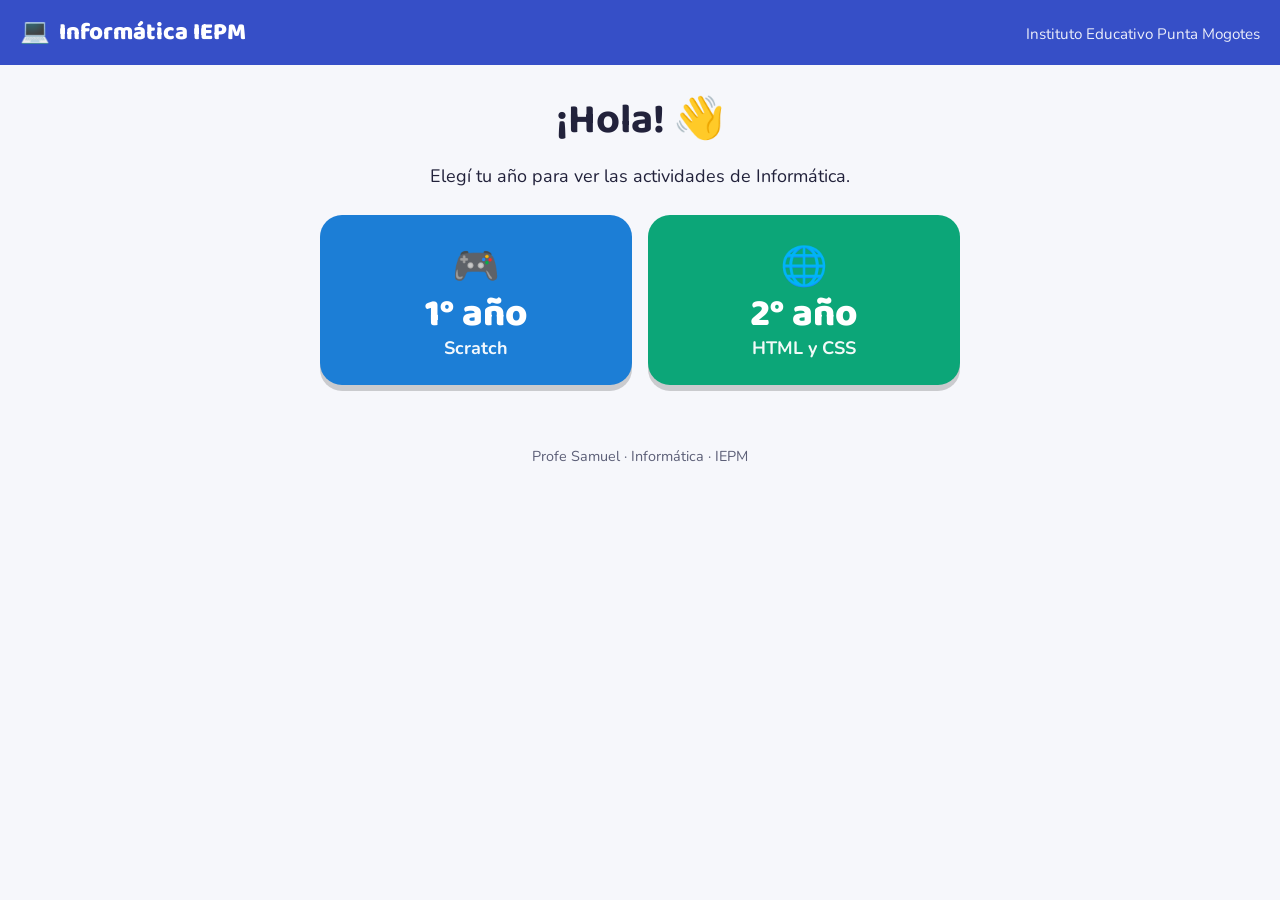
<file: index.html>
<!doctype html>
<html lang="es">
<head>
<meta charset="utf-8">
<meta name="viewport" content="width=device-width, initial-scale=1">
<title>Inicio · Informática IEPM</title>
<link rel="preconnect" href="https://fonts.googleapis.com">
<link href="https://fonts.googleapis.com/css2?family=Baloo+2:wght@500;700;800&family=Nunito:wght@400;600;800&display=swap" rel="stylesheet">
<link rel="stylesheet" href="style.css">
</head>
<body style="--c:#364fc7">
<header class="top">
  <a class="marca" href="index.html"><span class="logo">💻</span> Informática IEPM</a>
  <span class="sub">Instituto Educativo Punta Mogotes</span>
</header>
<main>

<div class="bienvenida"><h1>¡Hola! 👋</h1><p>Elegí tu año para ver las actividades de Informática.</p></div><div class="grados g2"><a class="card" href="anio-1.html" style="--c:#1c7ed6"><span class="emoji">🎮</span><span class="g">1° año</span><span class="s">Scratch</span></a><a class="card" href="anio-2.html" style="--c:#0ca678"><span class="emoji">🌐</span><span class="g">2° año</span><span class="s">HTML y CSS</span></a></div>
</main>
<footer>Profe Samuel · Informática · IEPM</footer>
</body>
</html>
</file>
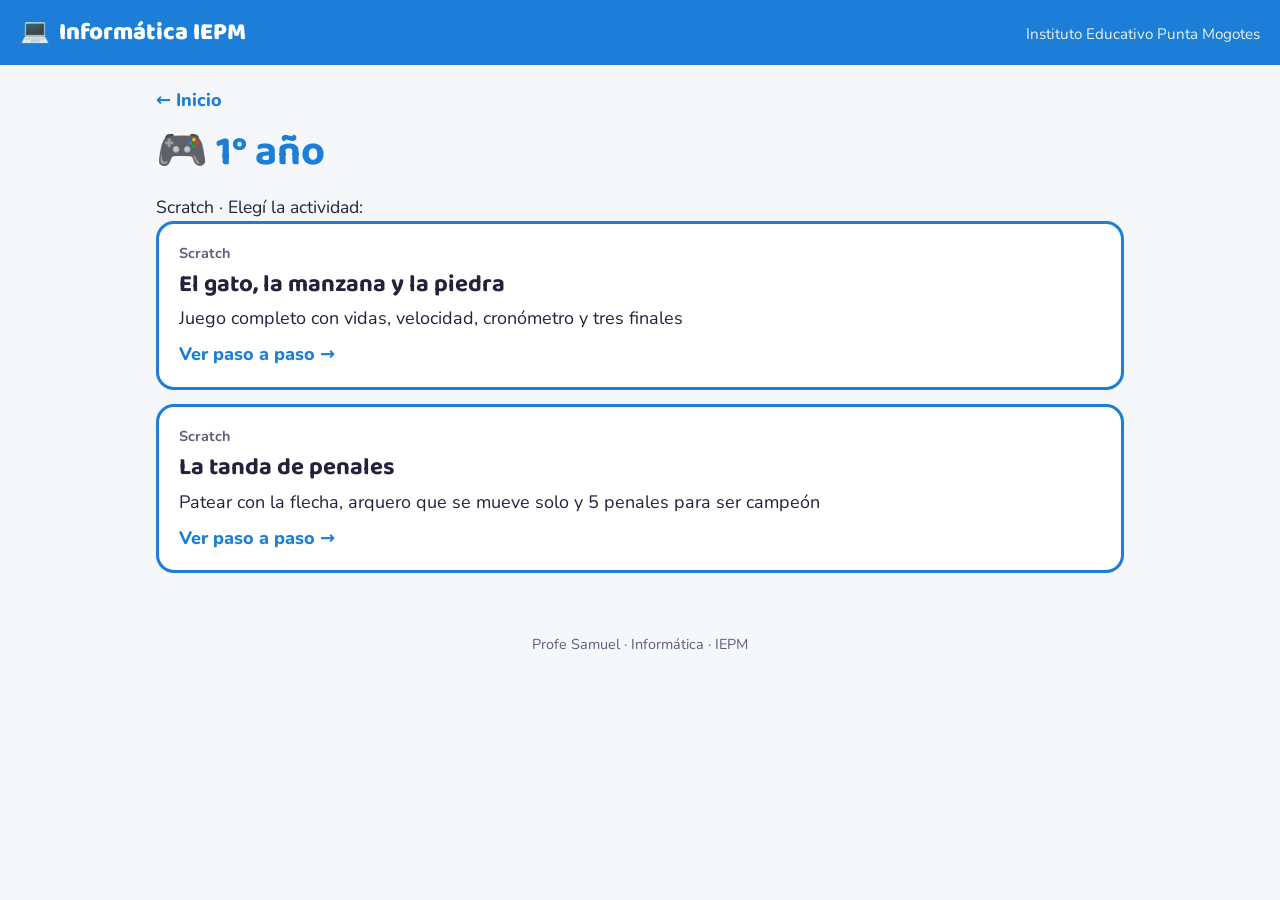
<file: anio-1.html>
<!doctype html>
<html lang="es">
<head>
<meta charset="utf-8">
<meta name="viewport" content="width=device-width, initial-scale=1">
<title>1° año · Informática IEPM</title>
<link rel="preconnect" href="https://fonts.googleapis.com">
<link href="https://fonts.googleapis.com/css2?family=Baloo+2:wght@500;700;800&family=Nunito:wght@400;600;800&display=swap" rel="stylesheet">
<link rel="stylesheet" href="style.css">
</head>
<body style="--c:#1c7ed6">
<header class="top">
  <a class="marca" href="index.html"><span class="logo">💻</span> Informática IEPM</a>
  <span class="sub">Instituto Educativo Punta Mogotes</span>
</header>
<main>
<a class="volver" href="index.html">← Inicio</a>
<h1 class="tit-grado"><span>🎮</span> 1° año</h1><p class="intro">Scratch · Elegí la actividad:</p><div class="acts"><a class="act" href="gato-manzana-piedra.html"><span class="fecha">Scratch</span><b>El gato, la manzana y la piedra</b><span>Juego completo con vidas, velocidad, cronómetro y tres finales</span><span class="ir">Ver paso a paso →</span></a><a class="act" href="penales.html"><span class="fecha">Scratch</span><b>La tanda de penales</b><span>Patear con la flecha, arquero que se mueve solo y 5 penales para ser campeón</span><span class="ir">Ver paso a paso →</span></a></div>
</main>
<footer>Profe Samuel · Informática · IEPM</footer>
</body>
</html>
</file>
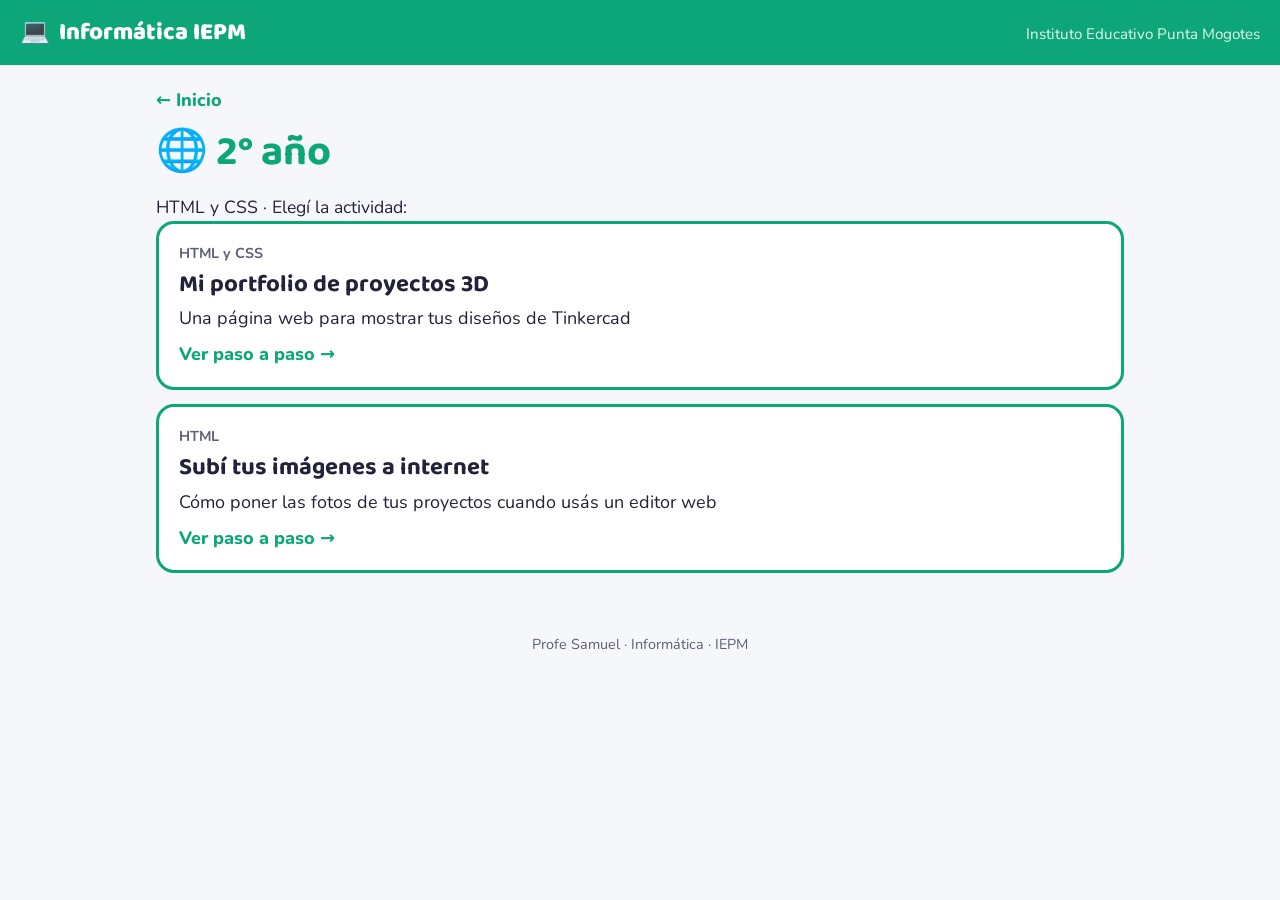
<file: anio-2.html>
<!doctype html>
<html lang="es">
<head>
<meta charset="utf-8">
<meta name="viewport" content="width=device-width, initial-scale=1">
<title>2° año · Informática IEPM</title>
<link rel="preconnect" href="https://fonts.googleapis.com">
<link href="https://fonts.googleapis.com/css2?family=Baloo+2:wght@500;700;800&family=Nunito:wght@400;600;800&display=swap" rel="stylesheet">
<link rel="stylesheet" href="style.css">
</head>
<body style="--c:#0ca678">
<header class="top">
  <a class="marca" href="index.html"><span class="logo">💻</span> Informática IEPM</a>
  <span class="sub">Instituto Educativo Punta Mogotes</span>
</header>
<main>
<a class="volver" href="index.html">← Inicio</a>
<h1 class="tit-grado"><span>🌐</span> 2° año</h1><p class="intro">HTML y CSS · Elegí la actividad:</p><div class="acts"><a class="act" href="portfolio-tinkercad.html"><span class="fecha">HTML y CSS</span><b>Mi portfolio de proyectos 3D</b><span>Una página web para mostrar tus diseños de Tinkercad</span><span class="ir">Ver paso a paso →</span></a><a class="act" href="imagenes-online.html"><span class="fecha">HTML</span><b>Subí tus imágenes a internet</b><span>Cómo poner las fotos de tus proyectos cuando usás un editor web</span><span class="ir">Ver paso a paso →</span></a></div>
</main>
<footer>Profe Samuel · Informática · IEPM</footer>
</body>
</html>
</file>
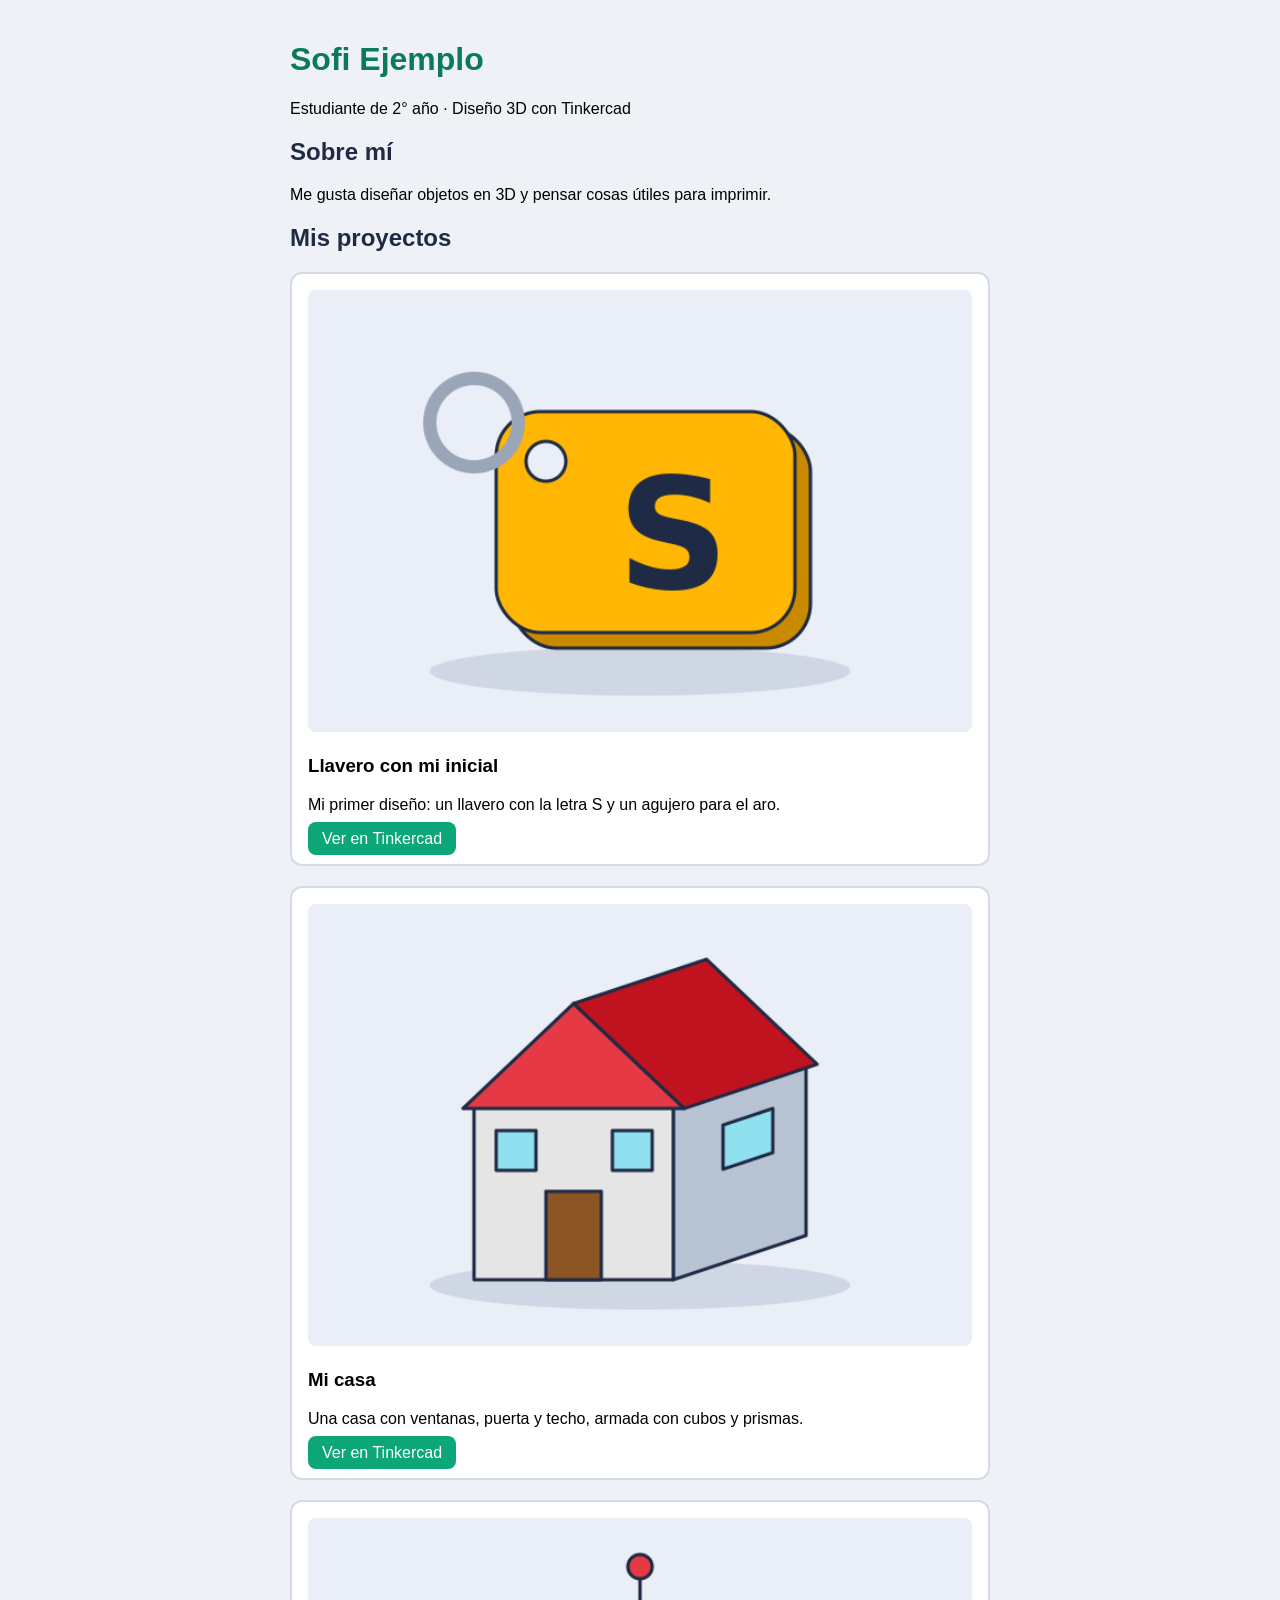
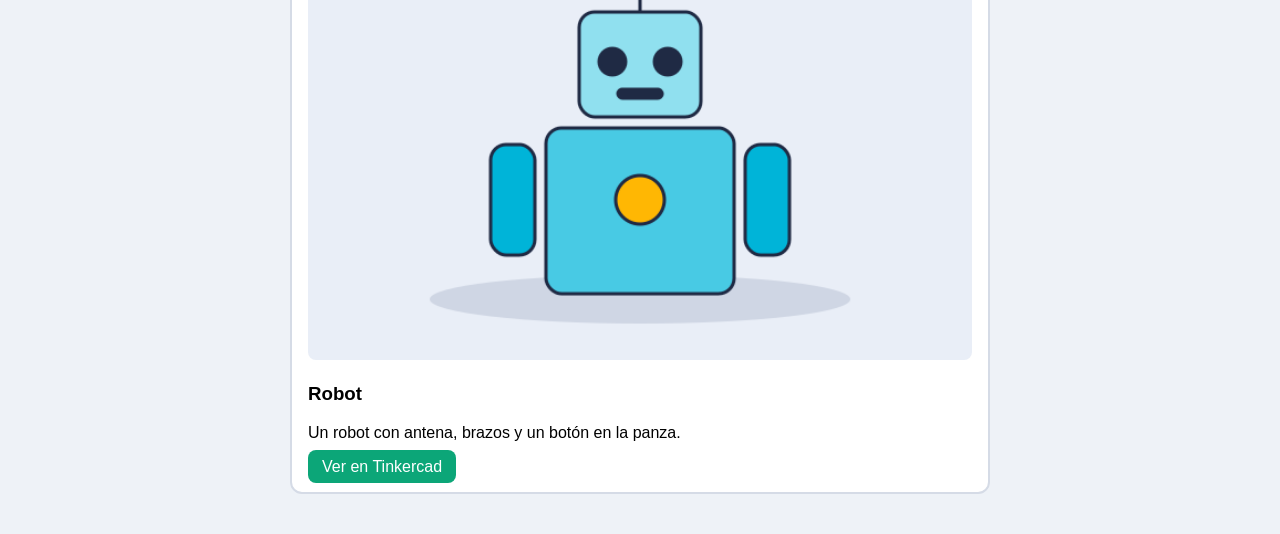
<file: ejemplo-portfolio.html>
<!DOCTYPE html>
<html lang="es">
  <head>
    <meta charset="UTF-8">
    <title>Portfolio de Sofi</title>
    <style>
      /* Toda la página */
      body {
        background-color: #eef2f7;
        font-family: Arial, sans-serif;
        max-width: 700px;
        margin: auto;
        padding: 20px;
      }

      /* Títulos */
      h1 {
        color: #0b7a5a;
      }
      h2 {
        color: #1f2a44;
      }

      /* Cada tarjeta de proyecto */
      .tarjeta {
        background-color: white;
        border: 2px solid #d5dbe6;
        border-radius: 12px;
        padding: 16px;
        margin-bottom: 20px;
      }

      /* La foto del proyecto */
      .tarjeta img {
        width: 100%;
        border-radius: 8px;
      }

      /* El link a Tinkercad, con forma de botón */
      a {
        background-color: #0ca678;
        color: white;
        padding: 8px 14px;
        border-radius: 8px;
        text-decoration: none;
      }
    </style>
  </head>
  <body>

    <!-- Encabezado: tu nombre y quién sos -->
    <h1>Sofi Ejemplo</h1>
    <p>Estudiante de 2° año · Diseño 3D con Tinkercad</p>

    <!-- Sobre mí -->
    <h2>Sobre mí</h2>
    <p>Me gusta diseñar objetos en 3D y pensar cosas útiles para imprimir.</p>

    <!-- Mis proyectos: una tarjeta (div) por cada proyecto -->
    <h2>Mis proyectos</h2>

    <div class="tarjeta">
      <img src="llavero.png" alt="Llavero con mi inicial">
      <h3>Llavero con mi inicial</h3>
      <p>Mi primer diseño: un llavero con la letra S y un agujero para el aro.</p>
      <a href="https://www.tinkercad.com" target="_blank">Ver en Tinkercad</a>
    </div>

    <div class="tarjeta">
      <img src="casa.png" alt="Casa con techo a dos aguas">
      <h3>Mi casa</h3>
      <p>Una casa con ventanas, puerta y techo, armada con cubos y prismas.</p>
      <a href="https://www.tinkercad.com" target="_blank">Ver en Tinkercad</a>
    </div>

    <div class="tarjeta">
      <img src="robot.png" alt="Robot simpático">
      <h3>Robot</h3>
      <p>Un robot con antena, brazos y un botón en la panza.</p>
      <a href="https://www.tinkercad.com" target="_blank">Ver en Tinkercad</a>
    </div>

  </body>
</html>
</file>
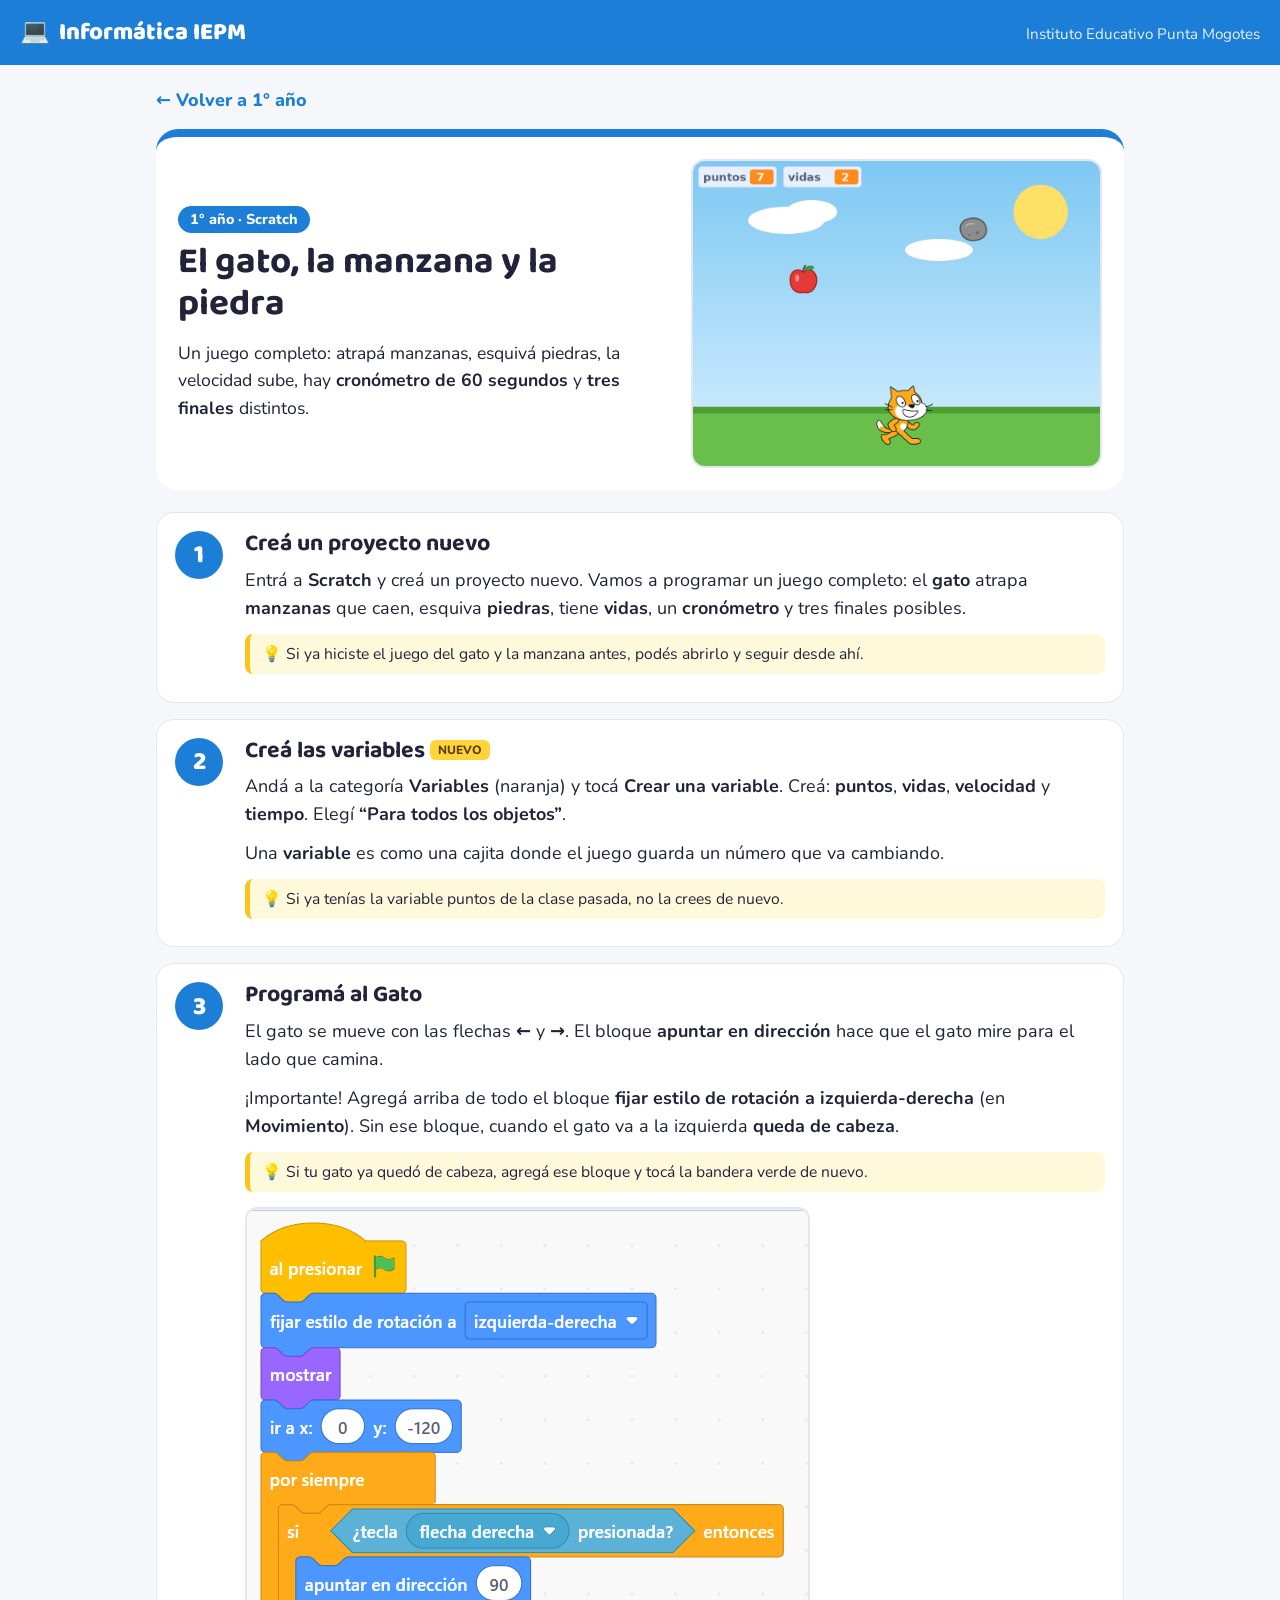
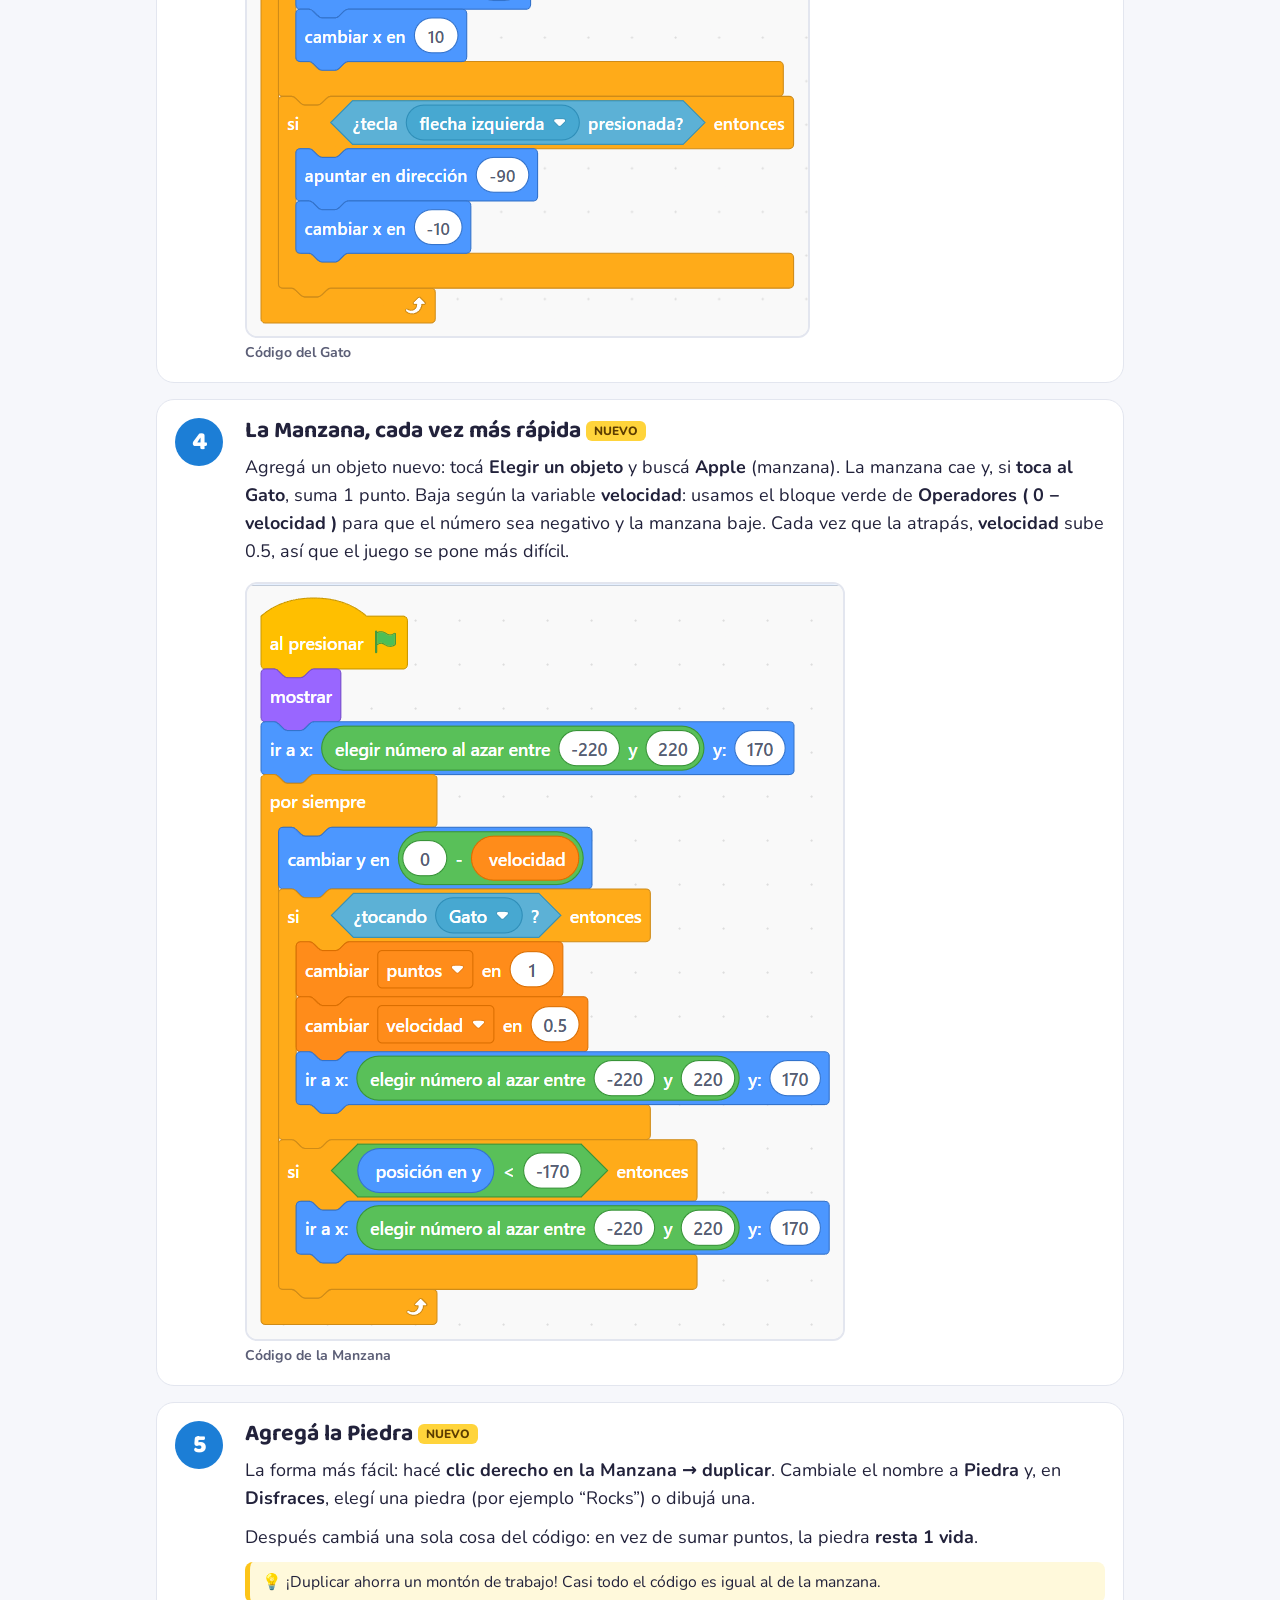
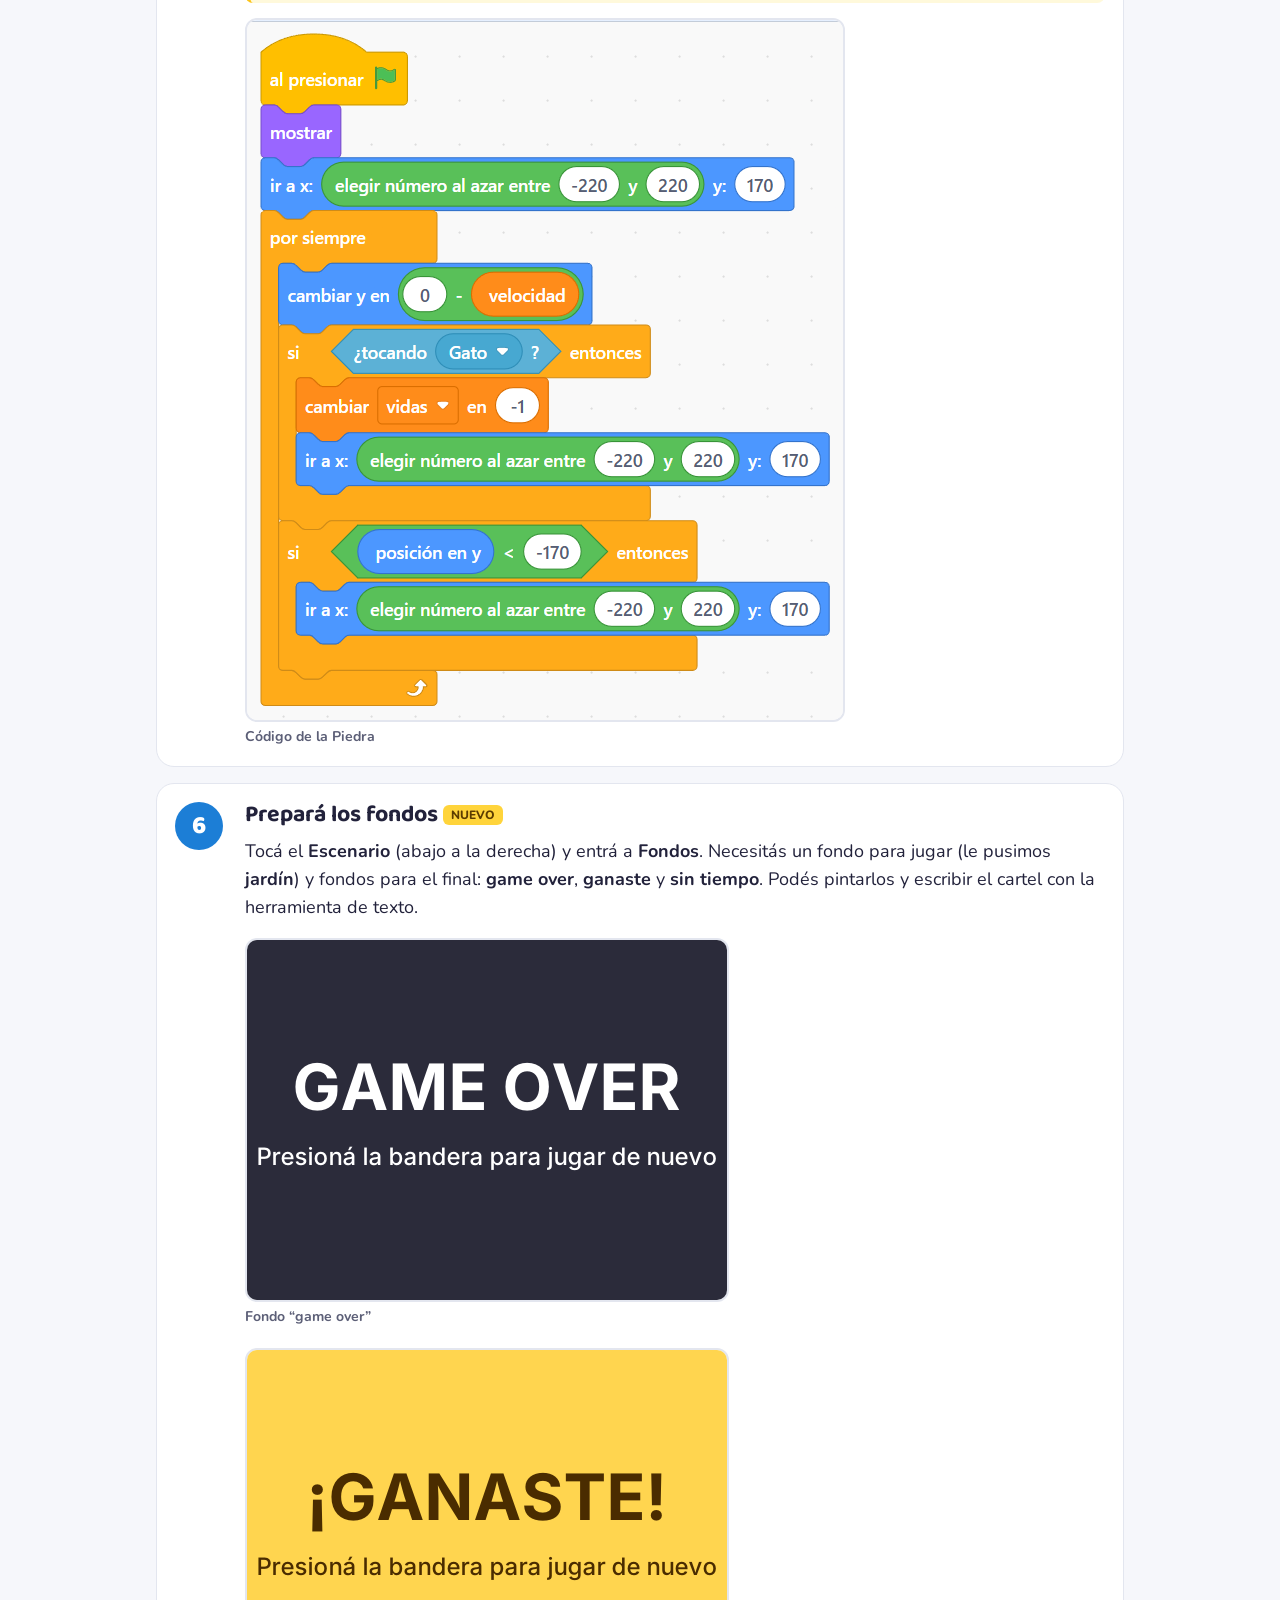
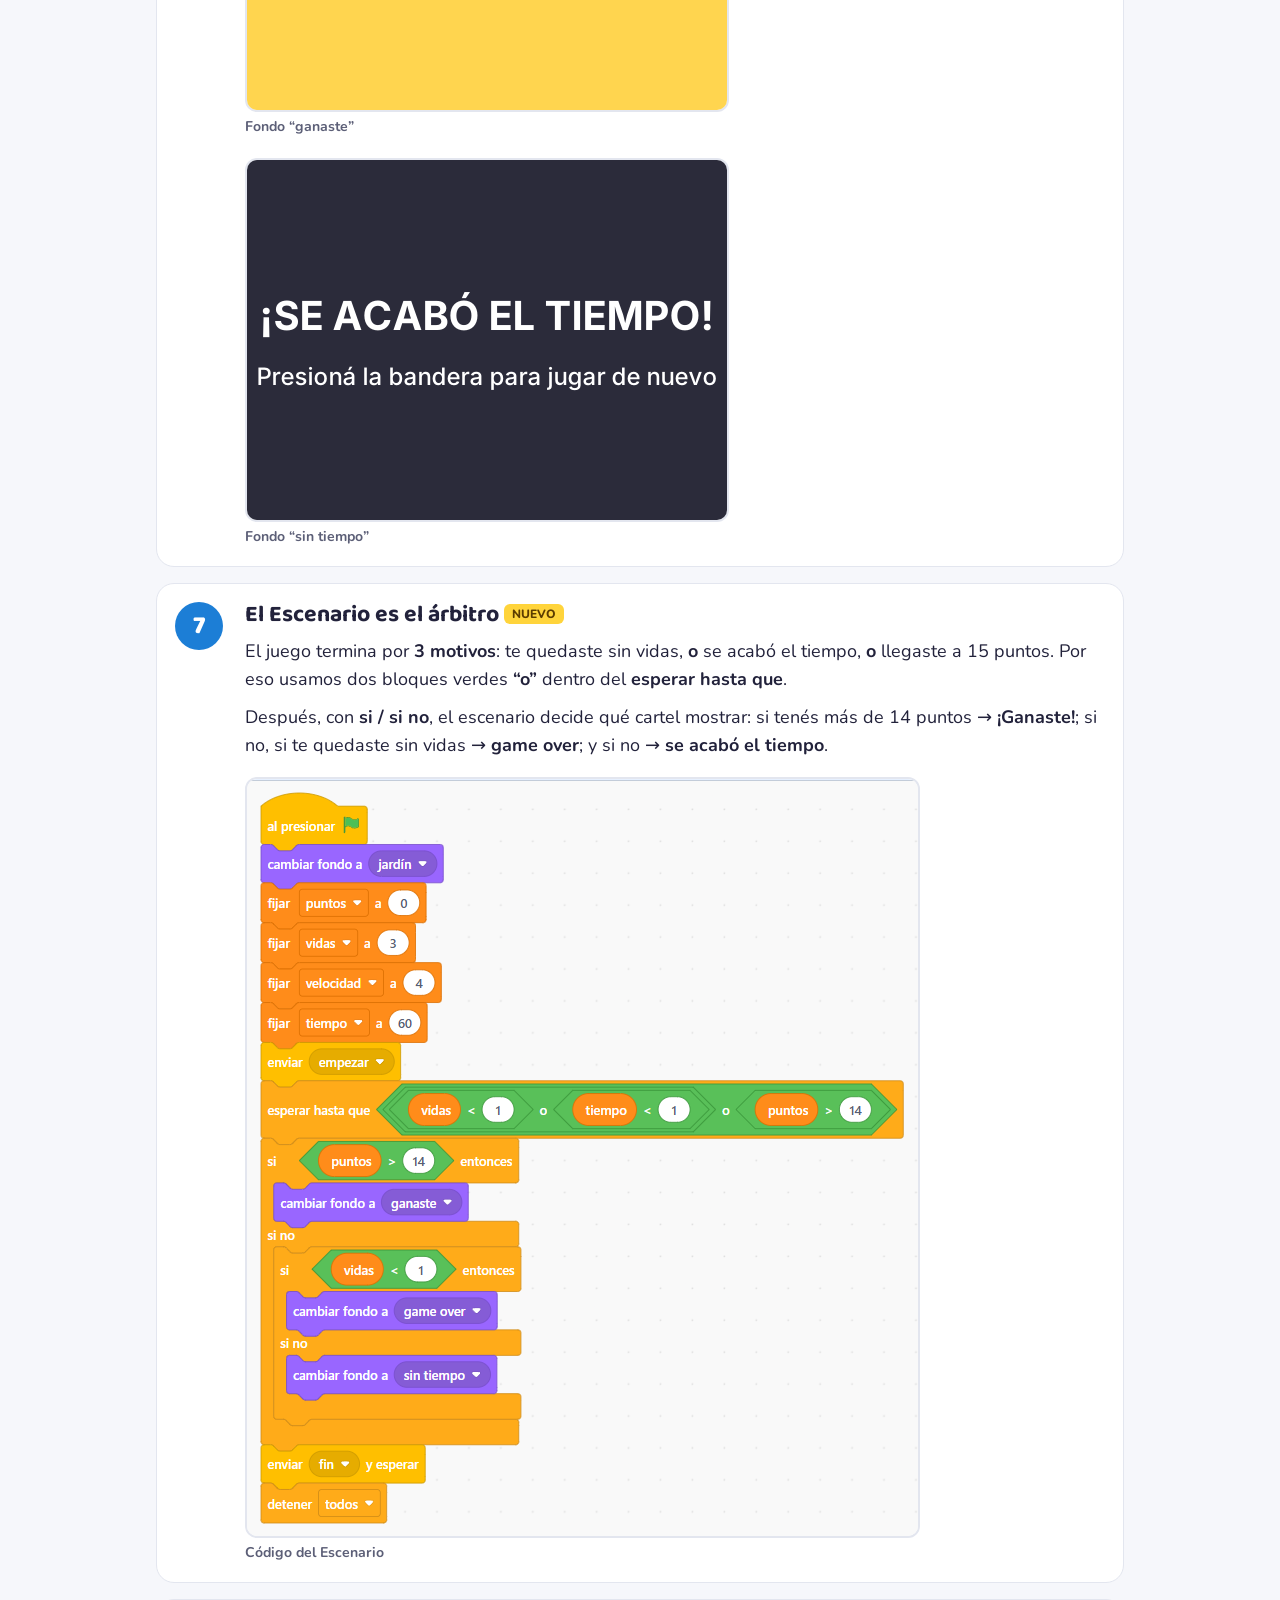
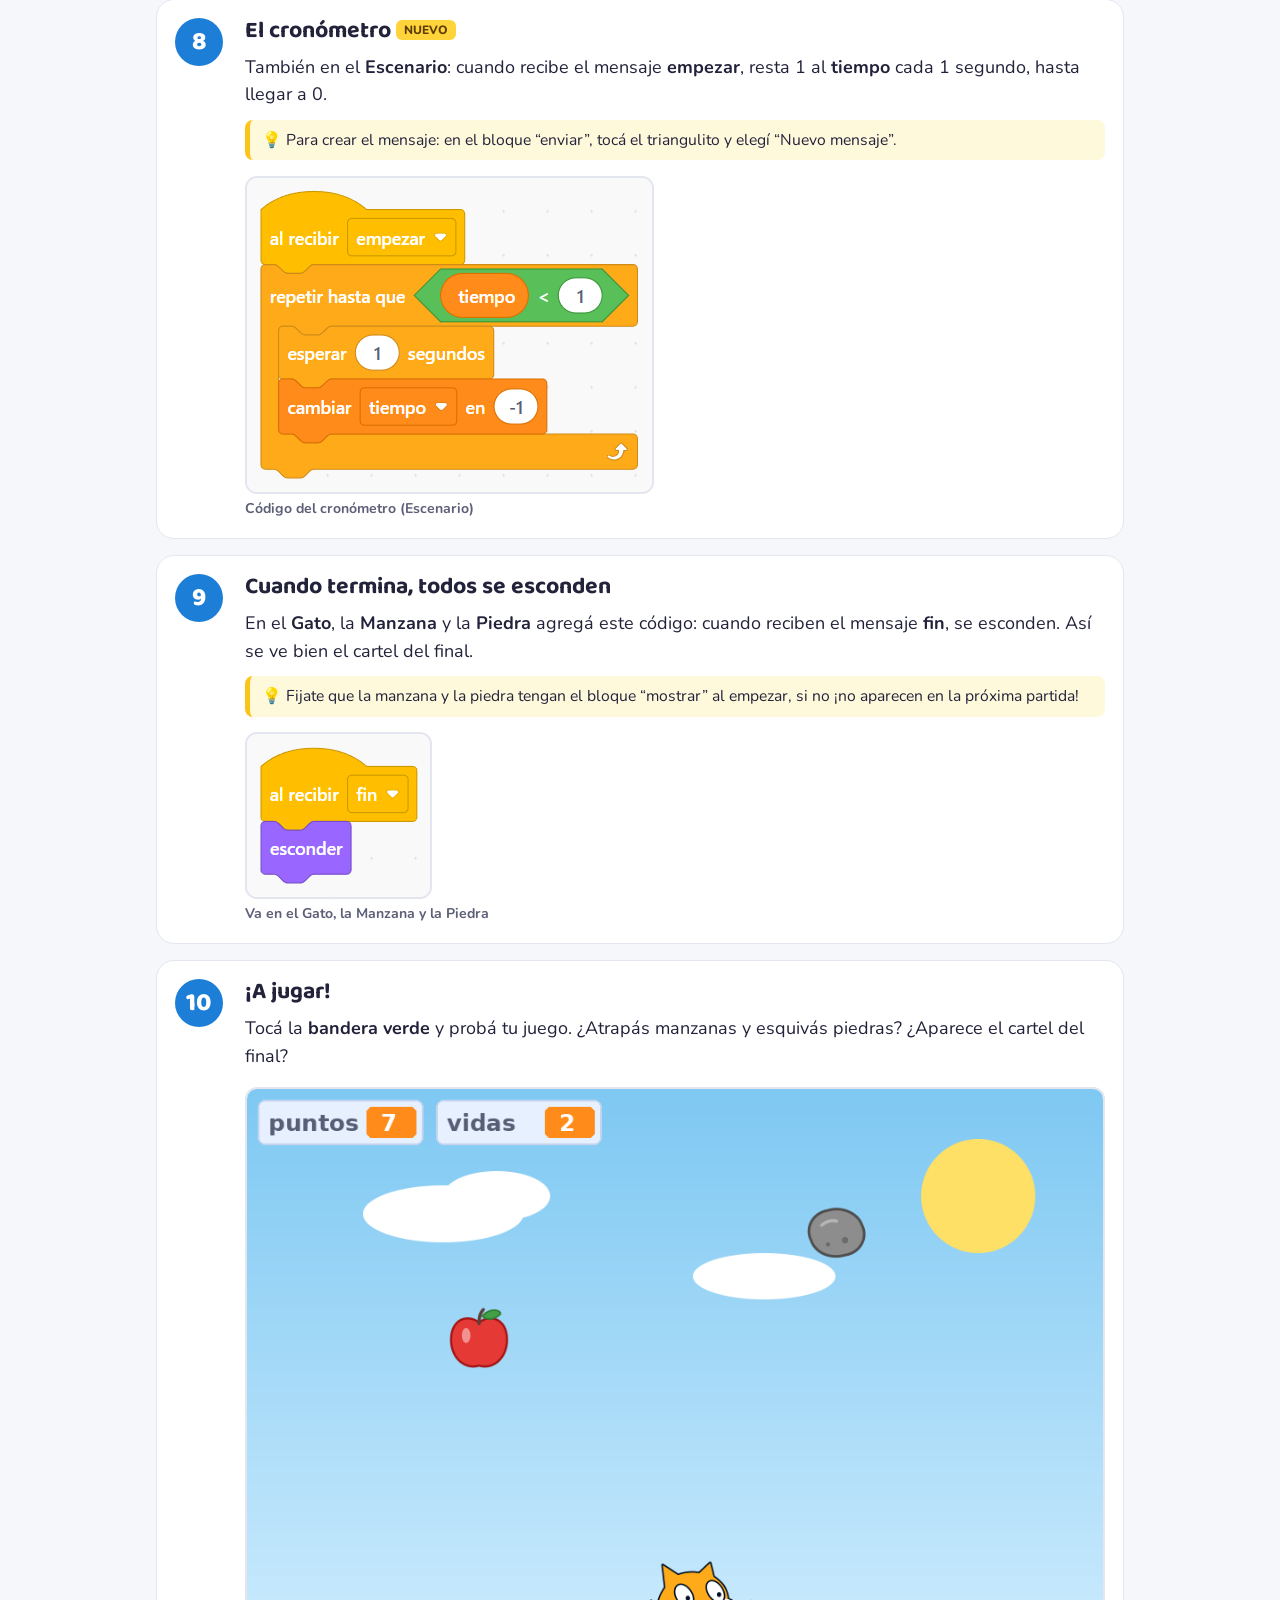
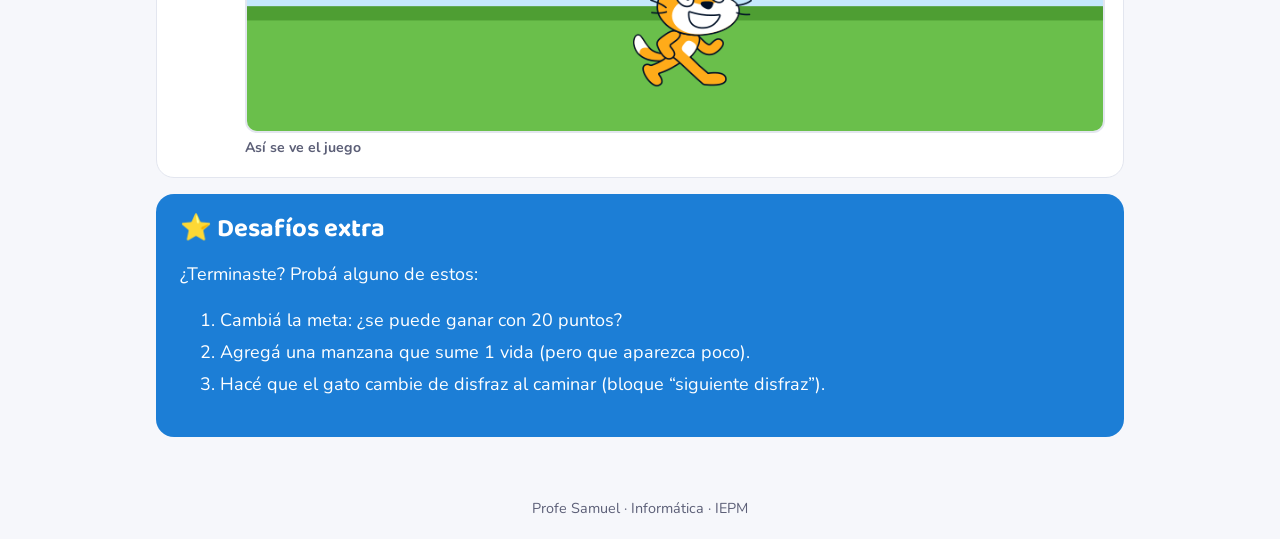
<file: gato-manzana-piedra.html>
<!doctype html>
<html lang="es">
<head>
<meta charset="utf-8">
<meta name="viewport" content="width=device-width, initial-scale=1">
<title>Gato, manzana y piedra · 1° año · Informática IEPM</title>
<link rel="preconnect" href="https://fonts.googleapis.com">
<link href="https://fonts.googleapis.com/css2?family=Baloo+2:wght@500;700;800&family=Nunito:wght@400;600;800&display=swap" rel="stylesheet">
<link rel="stylesheet" href="style.css">
</head>
<body style="--c:#1c7ed6">
<header class="top">
  <a class="marca" href="index.html"><span class="logo">💻</span> Informática IEPM</a>
  <span class="sub">Instituto Educativo Punta Mogotes</span>
</header>
<main>
<a class="volver" href="anio-1.html">← Volver a 1° año</a>
<div class="hero">
  <div>
    <p class="etiqueta">1° año · Scratch</p>
    <h1>El gato, la manzana y la piedra</h1>
    <p class="intro">Un juego completo: atrapá manzanas, esquivá piedras, la velocidad sube, hay <b>cronómetro de 60 segundos</b> y <b>tres finales</b> distintos.</p>
  </div>
  <img src="juego.png" alt="Vista del juego">
</div>
<div class="pasos"><section class="paso">
  <div class="num">1</div>
  <div class="cuerpo">
    <h3>Creá un proyecto nuevo </h3>
    <p>Entrá a <b>Scratch</b> y creá un proyecto nuevo. Vamos a programar un juego completo: el <b>gato</b> atrapa <b>manzanas</b> que caen, esquiva <b>piedras</b>, tiene <b>vidas</b>, un <b>cronómetro</b> y tres finales posibles.</p>
    <p class="tip">💡 Si ya hiciste el juego del gato y la manzana antes, podés abrirlo y seguir desde ahí.</p>
    </div>
  </div>
</section><section class="paso">
  <div class="num">2</div>
  <div class="cuerpo">
    <h3>Creá las variables <span class="nuevo">NUEVO</span></h3>
    <p>Andá a la categoría <b>Variables</b> (naranja) y tocá <b>Crear una variable</b>. Creá: <b>puntos</b>, <b>vidas</b>, <b>velocidad</b> y <b>tiempo</b>. Elegí <b>“Para todos los objetos”</b>.</p><p>Una <b>variable</b> es como una cajita donde el juego guarda un número que va cambiando.</p>
    <p class="tip">💡 Si ya tenías la variable puntos de la clase pasada, no la crees de nuevo.</p>
    <div class="figs"></div>
  </div>
</section><section class="paso">
  <div class="num">3</div>
  <div class="cuerpo">
    <h3>Programá al Gato </h3>
    <p>El gato se mueve con las flechas <b>←</b> y <b>→</b>. El bloque <b>apuntar en dirección</b> hace que el gato mire para el lado que camina.</p><p>¡Importante! Agregá arriba de todo el bloque <b>fijar estilo de rotación a izquierda-derecha</b> (en <b>Movimiento</b>). Sin ese bloque, cuando el gato va a la izquierda <b>queda de cabeza</b>.</p>
    <p class="tip">💡 Si tu gato ya quedó de cabeza, agregá ese bloque y tocá la bandera verde de nuevo.</p>
    <div class="figs"><figure><img src="gato.png" alt="Código del Gato" loading="lazy"><figcaption>Código del Gato</figcaption></figure></div>
  </div>
</section><section class="paso">
  <div class="num">4</div>
  <div class="cuerpo">
    <h3>La Manzana, cada vez más rápida <span class="nuevo">NUEVO</span></h3>
    <p>Agregá un objeto nuevo: tocá <b>Elegir un objeto</b> y buscá <b>Apple</b> (manzana). La manzana cae y, si <b>toca al Gato</b>, suma 1 punto. Baja según la variable <b>velocidad</b>: usamos el bloque verde de <b>Operadores</b> <b>( 0 − velocidad )</b> para que el número sea negativo y la manzana baje. Cada vez que la atrapás, <b>velocidad</b> sube 0.5, así que el juego se pone más difícil.</p>
    
    <div class="figs"><figure><img src="g56-manzana.png" alt="Código de la Manzana" loading="lazy"><figcaption>Código de la Manzana</figcaption></figure></div>
  </div>
</section><section class="paso">
  <div class="num">5</div>
  <div class="cuerpo">
    <h3>Agregá la Piedra <span class="nuevo">NUEVO</span></h3>
    <p>La forma más fácil: hacé <b>clic derecho en la Manzana → duplicar</b>. Cambiale el nombre a <b>Piedra</b> y, en <b>Disfraces</b>, elegí una piedra (por ejemplo “Rocks”) o dibujá una.</p><p>Después cambiá una sola cosa del código: en vez de sumar puntos, la piedra <b>resta 1 vida</b>.</p>
    <p class="tip">💡 ¡Duplicar ahorra un montón de trabajo! Casi todo el código es igual al de la manzana.</p>
    <div class="figs"><figure><img src="g56-piedra.png" alt="Código de la Piedra" loading="lazy"><figcaption>Código de la Piedra</figcaption></figure></div>
  </div>
</section><section class="paso">
  <div class="num">6</div>
  <div class="cuerpo">
    <h3>Prepará los fondos <span class="nuevo">NUEVO</span></h3>
    <p>Tocá el <b>Escenario</b> (abajo a la derecha) y entrá a <b>Fondos</b>. Necesitás un fondo para jugar (le pusimos <b>jardín</b>) y fondos para el final: <b>game over</b>, <b>ganaste</b> y <b>sin tiempo</b>. Podés pintarlos y escribir el cartel con la herramienta de texto.</p>
    
    <div class="figs"><figure><img src="gameover.png" alt="Fondo “game over”" loading="lazy"><figcaption>Fondo “game over”</figcaption></figure><figure><img src="ganaste.png" alt="Fondo “ganaste”" loading="lazy"><figcaption>Fondo “ganaste”</figcaption></figure><figure><img src="sintiempo.png" alt="Fondo “sin tiempo”" loading="lazy"><figcaption>Fondo “sin tiempo”</figcaption></figure></div>
  </div>
</section><section class="paso">
  <div class="num">7</div>
  <div class="cuerpo">
    <h3>El Escenario es el árbitro <span class="nuevo">NUEVO</span></h3>
    <p>El juego termina por <b>3 motivos</b>: te quedaste sin vidas, <b>o</b> se acabó el tiempo, <b>o</b> llegaste a 15 puntos. Por eso usamos dos bloques verdes <b>“o”</b> dentro del <b>esperar hasta que</b>.</p><p>Después, con <b>si / si no</b>, el escenario decide qué cartel mostrar: si tenés más de 14 puntos → <b>¡Ganaste!</b>; si no, si te quedaste sin vidas → <b>game over</b>; y si no → <b>se acabó el tiempo</b>.</p>
    
    <div class="figs"><figure><img src="g6-escenario.png" alt="Código del Escenario" loading="lazy"><figcaption>Código del Escenario</figcaption></figure></div>
  </div>
</section><section class="paso">
  <div class="num">8</div>
  <div class="cuerpo">
    <h3>El cronómetro <span class="nuevo">NUEVO</span></h3>
    <p>También en el <b>Escenario</b>: cuando recibe el mensaje <b>empezar</b>, resta 1 al <b>tiempo</b> cada 1 segundo, hasta llegar a 0.</p>
    <p class="tip">💡 Para crear el mensaje: en el bloque “enviar”, tocá el triangulito y elegí “Nuevo mensaje”.</p>
    <div class="figs"><figure><img src="g6-cronometro.png" alt="Código del cronómetro (Escenario)" loading="lazy"><figcaption>Código del cronómetro (Escenario)</figcaption></figure></div>
  </div>
</section><section class="paso">
  <div class="num">9</div>
  <div class="cuerpo">
    <h3>Cuando termina, todos se esconden </h3>
    <p>En el <b>Gato</b>, la <b>Manzana</b> y la <b>Piedra</b> agregá este código: cuando reciben el mensaje <b>fin</b>, se esconden. Así se ve bien el cartel del final.</p>
    <p class="tip">💡 Fijate que la manzana y la piedra tengan el bloque “mostrar” al empezar, si no ¡no aparecen en la próxima partida!</p>
    <div class="figs"><figure><img src="fin-esconder.png" alt="Va en el Gato, la Manzana y la Piedra" loading="lazy"><figcaption>Va en el Gato, la Manzana y la Piedra</figcaption></figure></div>
  </div>
</section><section class="paso">
  <div class="num">10</div>
  <div class="cuerpo">
    <h3>¡A jugar! </h3>
    <p>Tocá la <b>bandera verde</b> y probá tu juego. ¿Atrapás manzanas y esquivás piedras? ¿Aparece el cartel del final?</p>
    
    <div class="figs"><figure><img src="juego.png" alt="Así se ve el juego" loading="lazy"><figcaption>Así se ve el juego</figcaption></figure></div>
  </div>
</section></div>
<section class="desafio"><h3>⭐ Desafíos extra</h3><p>¿Terminaste? Probá alguno de estos:</p><ol><li>Cambiá la meta: ¿se puede ganar con 20 puntos?</li><li>Agregá una manzana que sume 1 vida (pero que aparezca poco).</li><li>Hacé que el gato cambie de disfraz al caminar (bloque “siguiente disfraz”).</li></ol></section>
</main>
<footer>Profe Samuel · Informática · IEPM</footer>
</body>
</html>
</file>
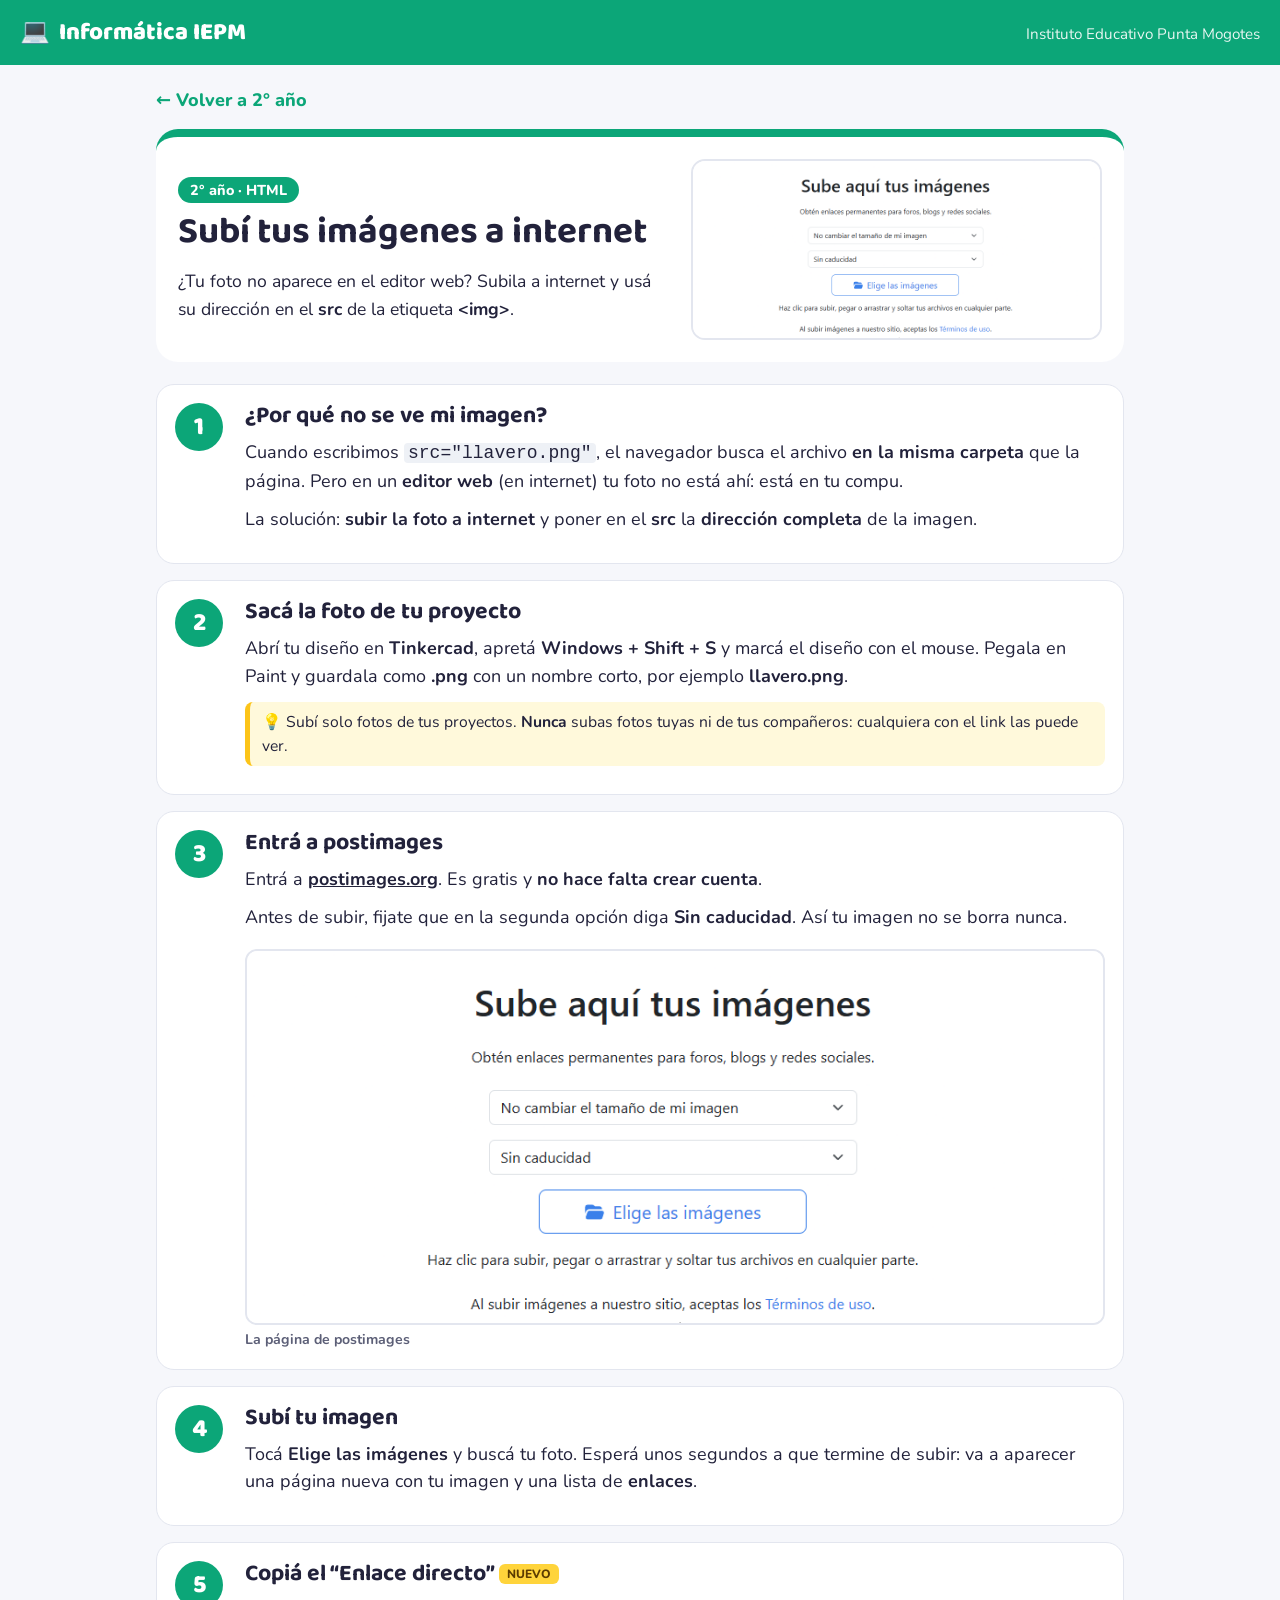
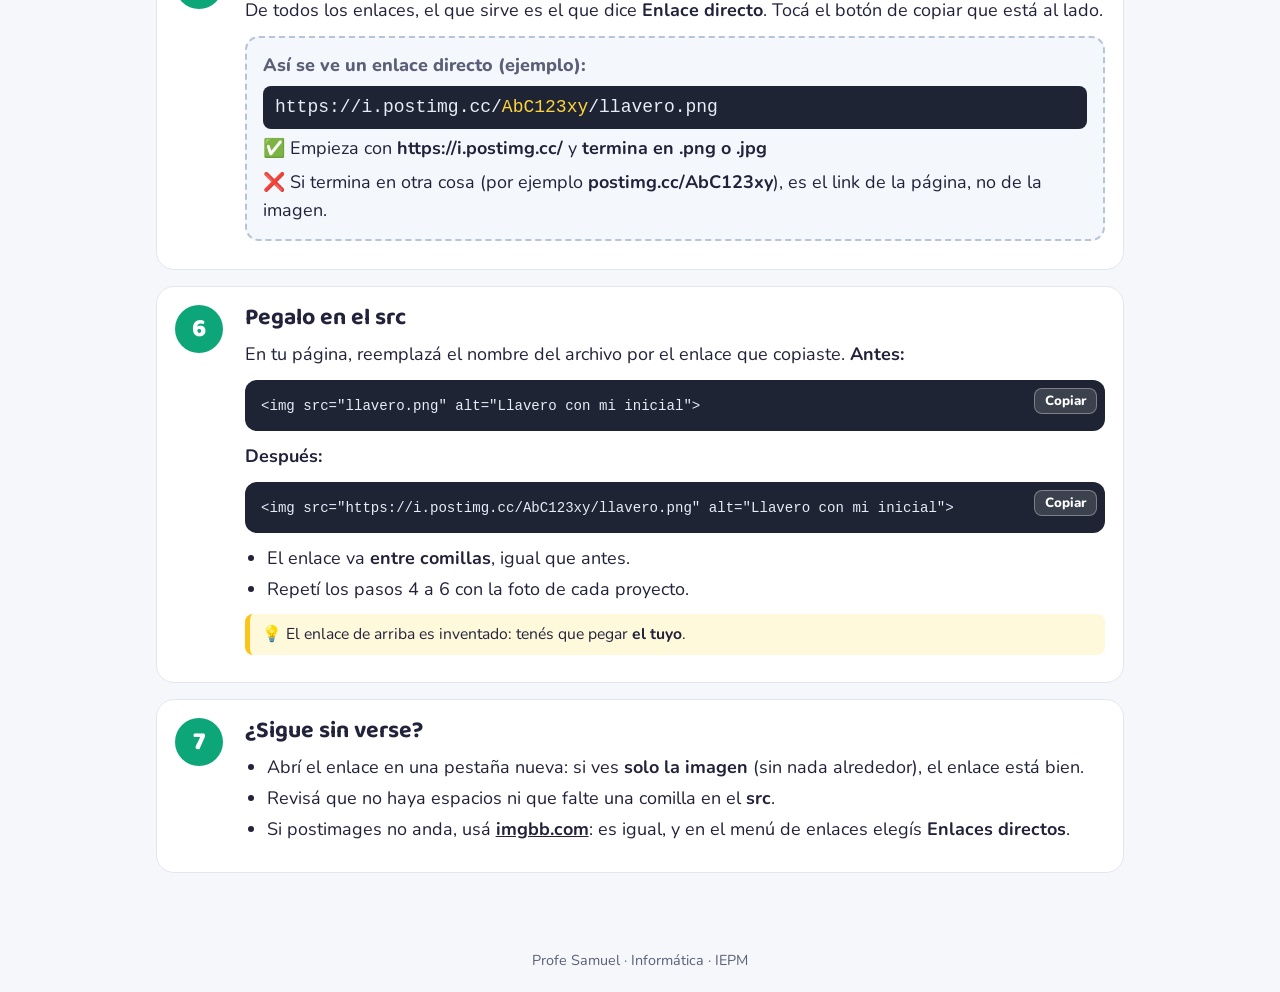
<file: imagenes-online.html>
<!doctype html>
<html lang="es">
<head>
<meta charset="utf-8">
<meta name="viewport" content="width=device-width, initial-scale=1">
<title>Subí tus imágenes a internet · 2° año · Informática IEPM</title>
<link rel="preconnect" href="https://fonts.googleapis.com">
<link href="https://fonts.googleapis.com/css2?family=Baloo+2:wght@500;700;800&family=Nunito:wght@400;600;800&display=swap" rel="stylesheet">
<link rel="stylesheet" href="style.css">
</head>
<body style="--c:#0ca678">
<header class="top">
  <a class="marca" href="index.html"><span class="logo">💻</span> Informática IEPM</a>
  <span class="sub">Instituto Educativo Punta Mogotes</span>
</header>
<main>
<a class="volver" href="anio-2.html">← Volver a 2° año</a>
<div class="hero"><div><p class="etiqueta">2° año · HTML</p><h1>Subí tus imágenes a internet</h1><p class="intro">¿Tu foto no aparece en el editor web? Subila a internet y usá su dirección en el <b>src</b> de la etiqueta <b>&lt;img&gt;</b>.</p></div><img src="postimages-1.png" alt="postimages"></div><div class="pasos"><section class="paso">
  <div class="num">1</div>
  <div class="cuerpo">
    <h3>¿Por qué no se ve mi imagen? </h3>
    <p>Cuando escribimos <code>src="llavero.png"</code>, el navegador busca el archivo <b>en la misma carpeta</b> que la página. Pero en un <b>editor web</b> (en internet) tu foto no está ahí: está en tu compu.</p><p>La solución: <b>subir la foto a internet</b> y poner en el <b>src</b> la <b>dirección completa</b> de la imagen.</p>
    
    <div class="figs"></div>
  </div>
</section><section class="paso">
  <div class="num">2</div>
  <div class="cuerpo">
    <h3>Sacá la foto de tu proyecto </h3>
    <p>Abrí tu diseño en <b>Tinkercad</b>, apretá <b>Windows + Shift + S</b> y marcá el diseño con el mouse. Pegala en Paint y guardala como <b>.png</b> con un nombre corto, por ejemplo <b>llavero.png</b>.</p>
    <p class="tip">💡 Subí solo fotos de tus proyectos. <b>Nunca</b> subas fotos tuyas ni de tus compañeros: cualquiera con el link las puede ver.</p>
    <div class="figs"></div>
  </div>
</section><section class="paso">
  <div class="num">3</div>
  <div class="cuerpo">
    <h3>Entrá a postimages </h3>
    <p>Entrá a <a href="https://postimages.org/es/" target="_blank"><b>postimages.org</b></a>. Es gratis y <b>no hace falta crear cuenta</b>.</p><p>Antes de subir, fijate que en la segunda opción diga <b>Sin caducidad</b>. Así tu imagen no se borra nunca.</p>
    
    <div class="figs"><figure><img src="postimages-1.png" alt="La página de postimages" loading="lazy"><figcaption>La página de postimages</figcaption></figure></div>
  </div>
</section><section class="paso">
  <div class="num">4</div>
  <div class="cuerpo">
    <h3>Subí tu imagen </h3>
    <p>Tocá <b>Elige las imágenes</b> y buscá tu foto. Esperá unos segundos a que termine de subir: va a aparecer una página nueva con tu imagen y una lista de <b>enlaces</b>.</p>
    
    <div class="figs"></div>
  </div>
</section><section class="paso">
  <div class="num">5</div>
  <div class="cuerpo">
    <h3>Copiá el “Enlace directo” <span class="nuevo">NUEVO</span></h3>
    <p>De todos los enlaces, el que sirve es el que dice <b>Enlace directo</b>. Tocá el botón de copiar que está al lado.</p><div class="linkbox"><span class="lb-tit">Así se ve un enlace directo (ejemplo):</span><span class="lb-url">https://i.postimg.cc/<i>AbC123xy</i>/llavero.png</span><span class="lb-ok">✅ Empieza con <b>https://i.postimg.cc/</b> y <b>termina en .png o .jpg</b></span><span class="lb-mal">❌ Si termina en otra cosa (por ejemplo <b>postimg.cc/AbC123xy</b>), es el link de la página, no de la imagen.</span></div>
    
    <div class="figs"></div>
  </div>
</section><section class="paso">
  <div class="num">6</div>
  <div class="cuerpo">
    <h3>Pegalo en el src </h3>
    <p>En tu página, reemplazá el nombre del archivo por el enlace que copiaste. <b>Antes:</b></p><div class="code"><button class="copiar" type="button">Copiar</button><pre><code>&lt;img src=&quot;llavero.png&quot; alt=&quot;Llavero con mi inicial&quot;&gt;</code></pre></div><p><b>Después:</b></p><div class="code"><button class="copiar" type="button">Copiar</button><pre><code>&lt;img src=&quot;https://i.postimg.cc/AbC123xy/llavero.png&quot; alt=&quot;Llavero con mi inicial&quot;&gt;</code></pre></div><ul><li>El enlace va <b>entre comillas</b>, igual que antes.</li><li>Repetí los pasos 4 a 6 con la foto de cada proyecto.</li></ul>
    <p class="tip">💡 El enlace de arriba es inventado: tenés que pegar <b>el tuyo</b>.</p>
    <div class="figs"></div>
  </div>
</section><section class="paso">
  <div class="num">7</div>
  <div class="cuerpo">
    <h3>¿Sigue sin verse? </h3>
    <ul><li>Abrí el enlace en una pestaña nueva: si ves <b>solo la imagen</b> (sin nada alrededor), el enlace está bien.</li><li>Revisá que no haya espacios ni que falte una comilla en el <b>src</b>.</li><li>Si postimages no anda, usá <a href="https://imgbb.com" target="_blank"><b>imgbb.com</b></a>: es igual, y en el menú de enlaces elegís <b>Enlaces directos</b>.</li></ul>
    
    <div class="figs"></div>
  </div>
</section></div><script>
document.querySelectorAll('.copiar').forEach(function (b) {
  b.addEventListener('click', function () {
    var t = b.parentNode.querySelector('code').innerText;
    navigator.clipboard.writeText(t).then(function () { b.textContent = '¡Copiado!'; setTimeout(function () { b.textContent = 'Copiar'; }, 1500); });
  });
});
</script>
</main>
<footer>Profe Samuel · Informática · IEPM</footer>
</body>
</html>
</file>
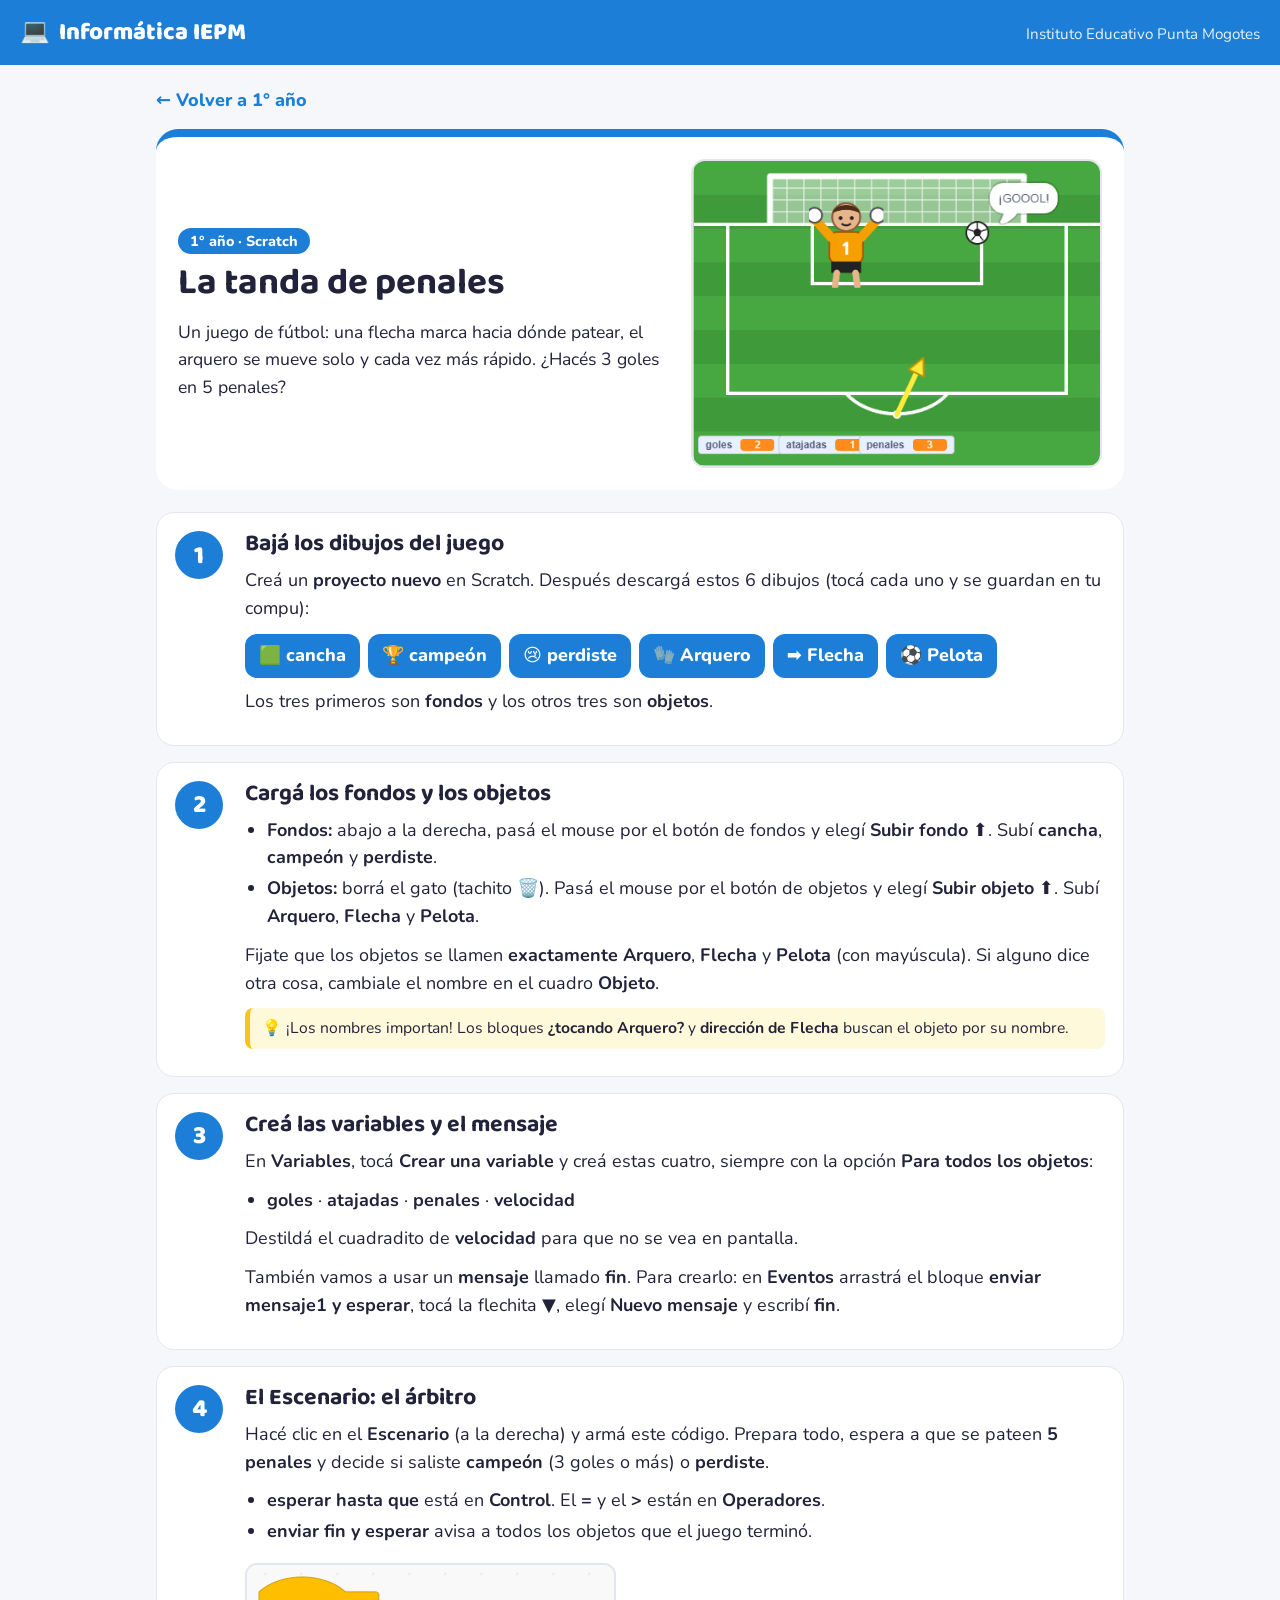
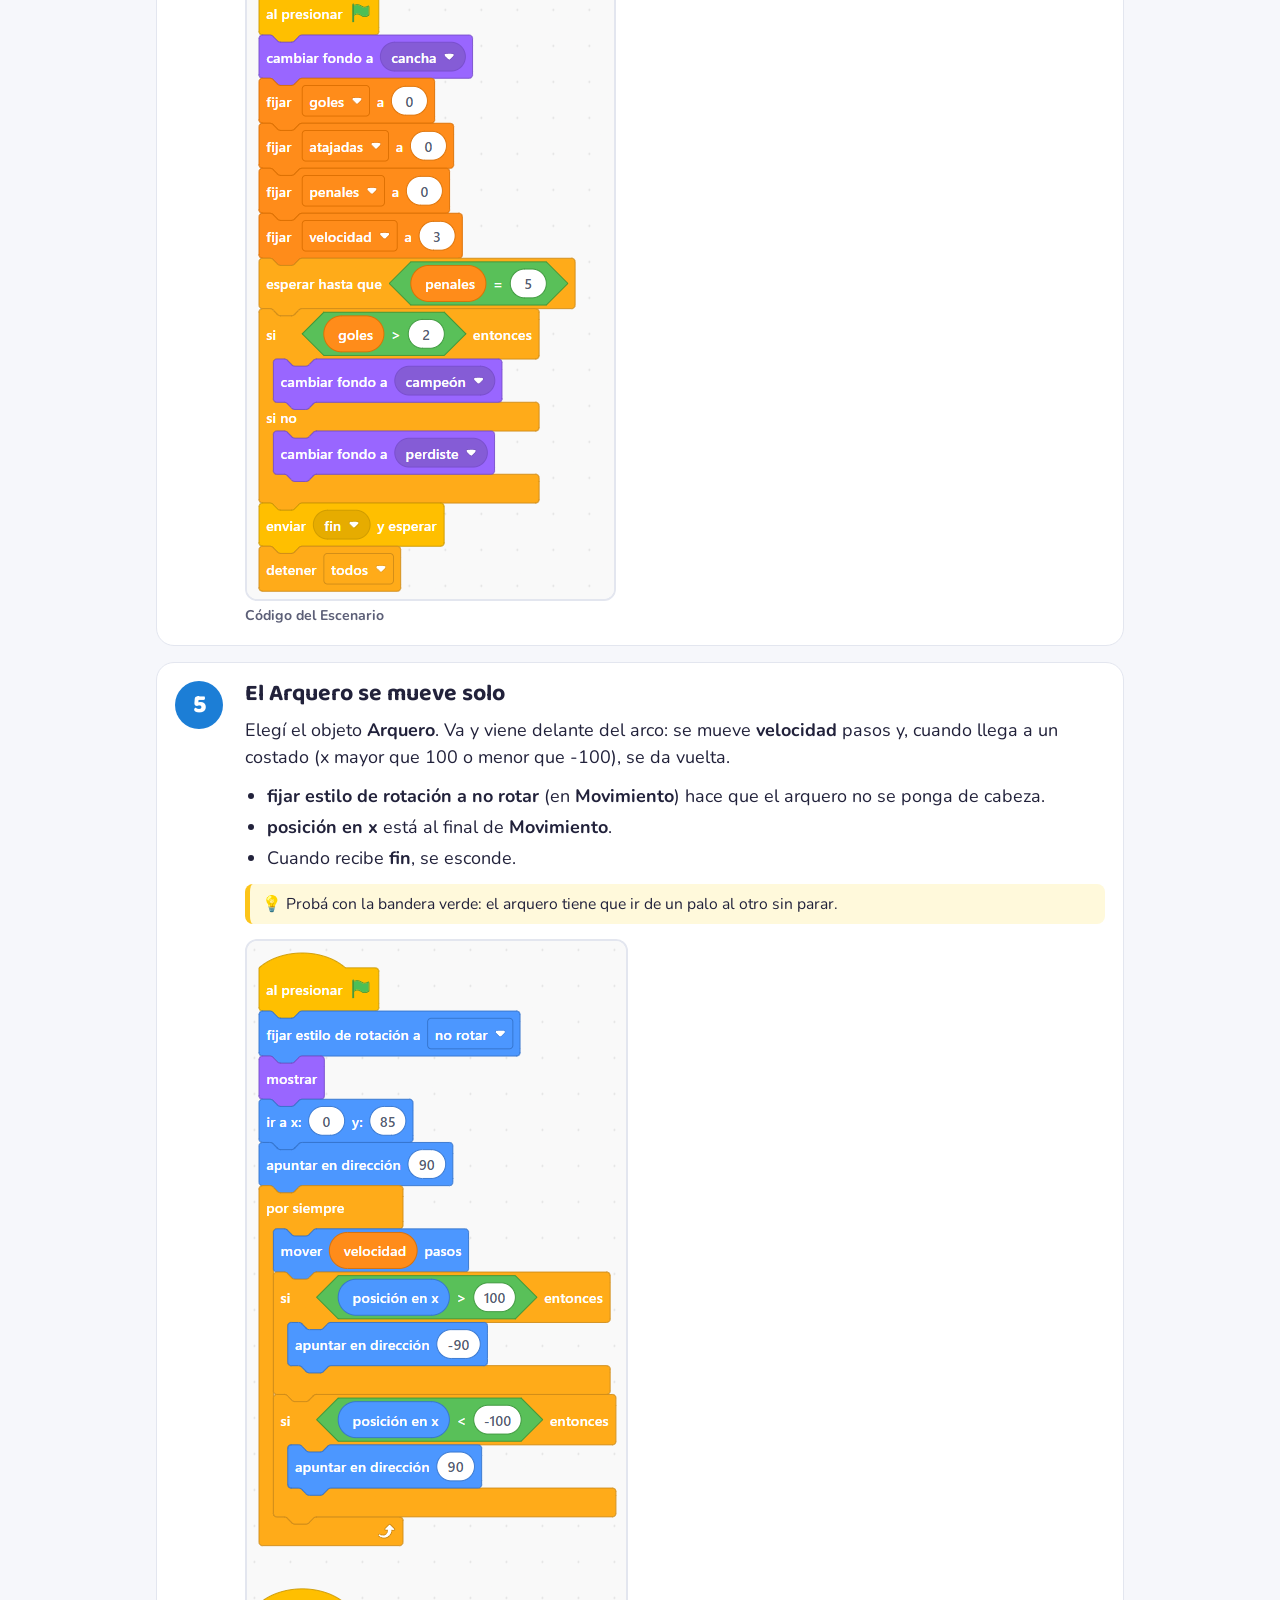
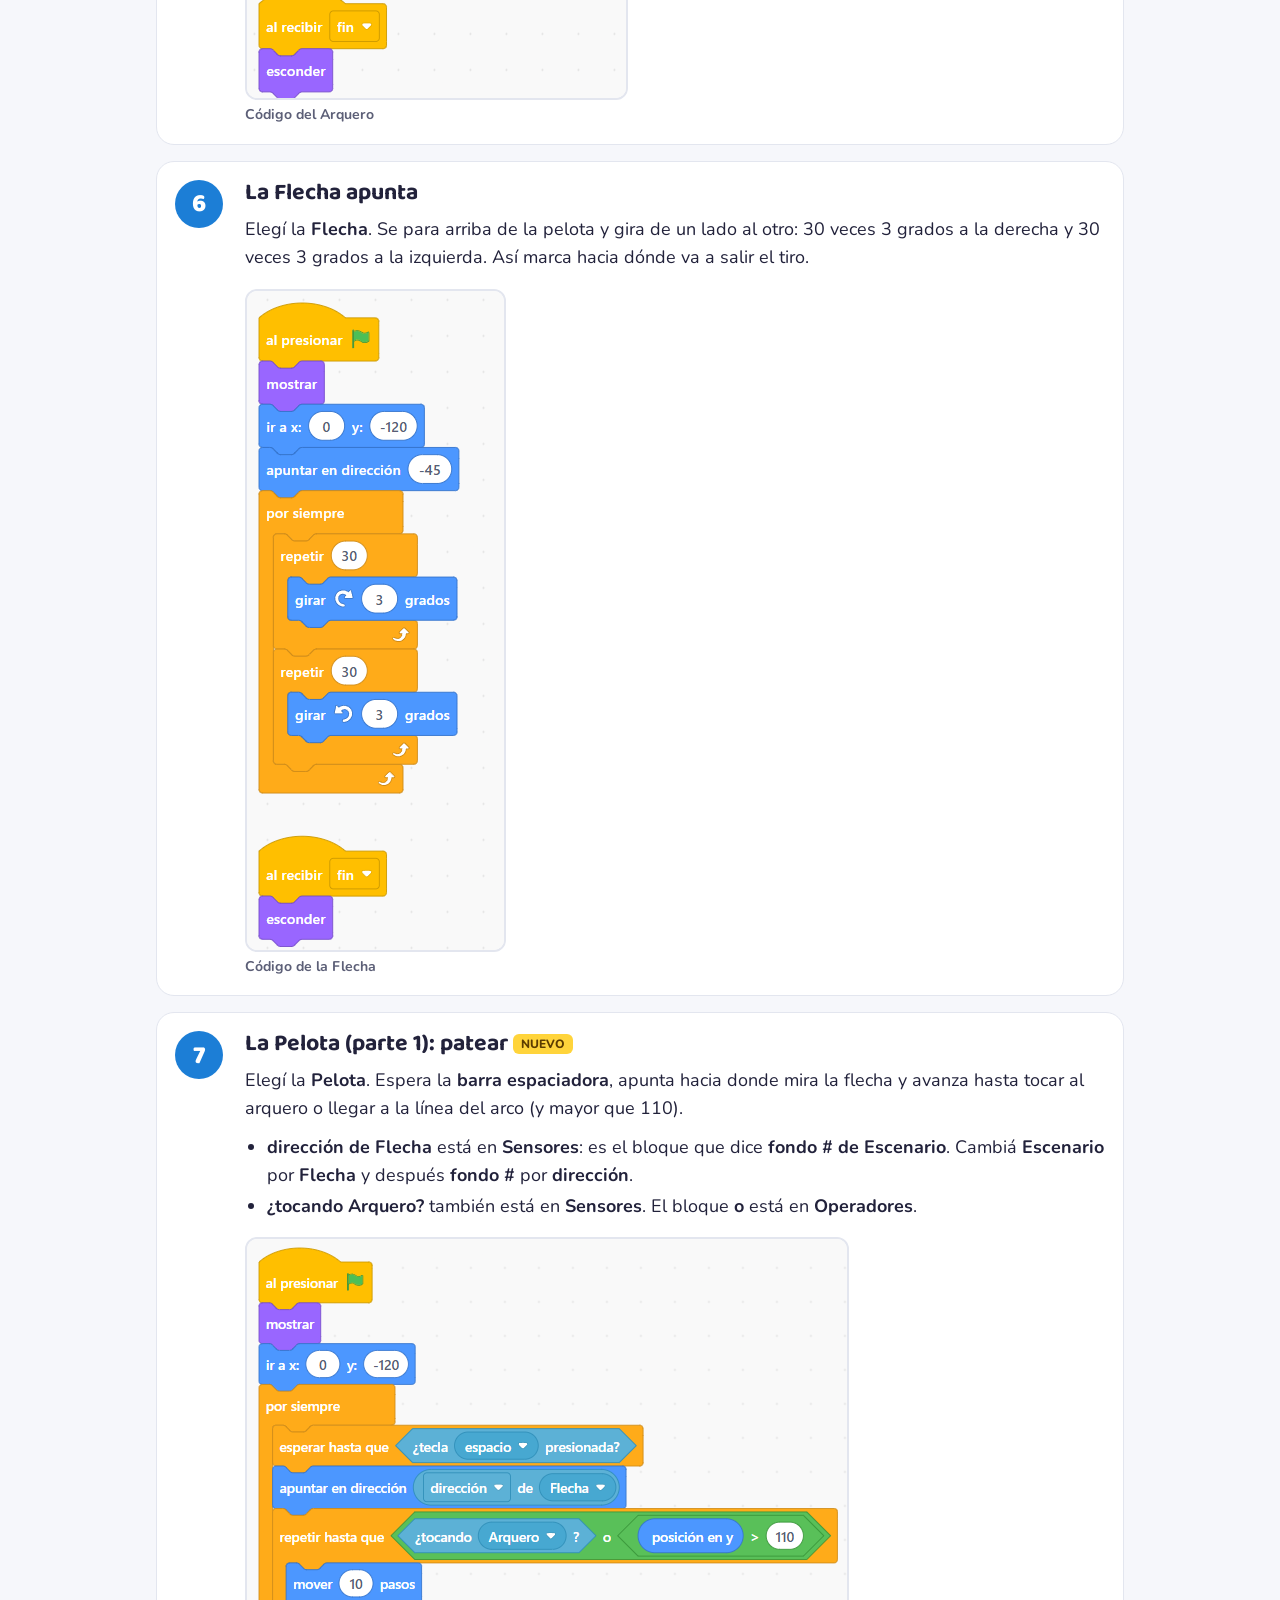
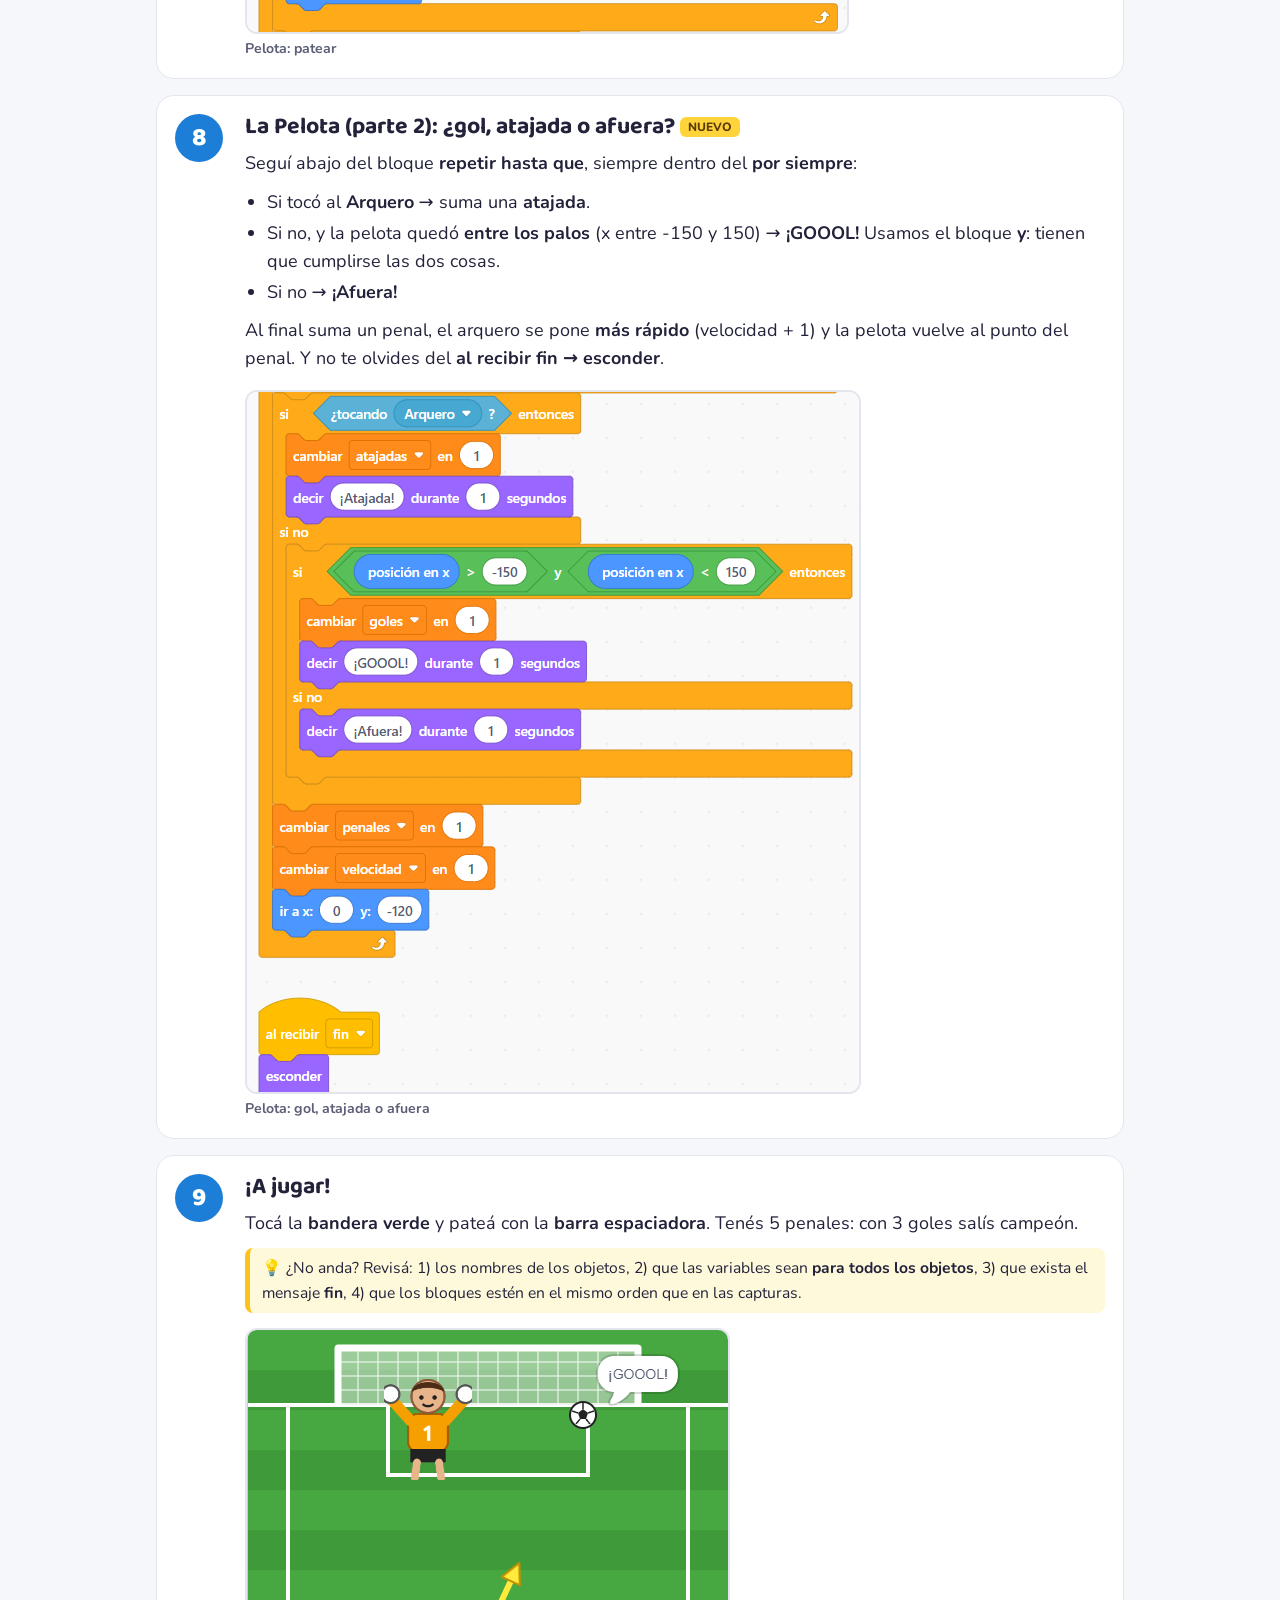
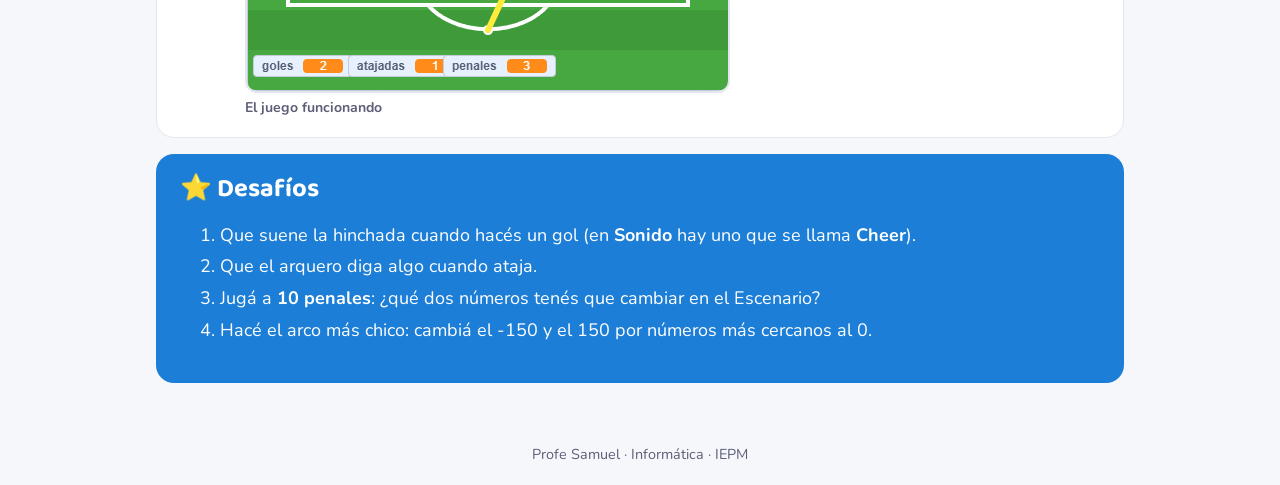
<file: penales.html>
<!doctype html>
<html lang="es">
<head>
<meta charset="utf-8">
<meta name="viewport" content="width=device-width, initial-scale=1">
<title>La tanda de penales · 1° año · Informática IEPM</title>
<link rel="preconnect" href="https://fonts.googleapis.com">
<link href="https://fonts.googleapis.com/css2?family=Baloo+2:wght@500;700;800&family=Nunito:wght@400;600;800&display=swap" rel="stylesheet">
<link rel="stylesheet" href="style.css">
</head>
<body style="--c:#1c7ed6">
<header class="top">
  <a class="marca" href="index.html"><span class="logo">💻</span> Informática IEPM</a>
  <span class="sub">Instituto Educativo Punta Mogotes</span>
</header>
<main>
<a class="volver" href="anio-1.html">← Volver a 1° año</a>
<div class="hero"><div><p class="etiqueta">1° año · Scratch</p><h1>La tanda de penales</h1><p class="intro">Un juego de fútbol: una flecha marca hacia dónde patear, el arquero se mueve solo y cada vez más rápido. ¿Hacés 3 goles en 5 penales?</p></div><img src="penal/juego.png" alt="El juego de los penales"></div><div class="pasos"><section class="paso">
  <div class="num">1</div>
  <div class="cuerpo">
    <h3>Bajá los dibujos del juego </h3>
    <p>Creá un <b>proyecto nuevo</b> en Scratch. Después descargá estos 6 dibujos (tocá cada uno y se guardan en tu compu):</p><div class="descargas"><a class="descarga" href="penal/archivos/cancha.svg" download="cancha.svg">🟩 cancha</a><a class="descarga" href="penal/archivos/campe%C3%B3n.svg" download="campeón.svg">🏆 campeón</a><a class="descarga" href="penal/archivos/perdiste.svg" download="perdiste.svg">😢 perdiste</a><a class="descarga" href="penal/archivos/Arquero.svg" download="Arquero.svg">🧤 Arquero</a><a class="descarga" href="penal/archivos/Flecha.svg" download="Flecha.svg">➡️ Flecha</a><a class="descarga" href="penal/archivos/Pelota.svg" download="Pelota.svg">⚽ Pelota</a></div><p>Los tres primeros son <b>fondos</b> y los otros tres son <b>objetos</b>.</p>
    
    <div class="figs"></div>
  </div>
</section><section class="paso">
  <div class="num">2</div>
  <div class="cuerpo">
    <h3>Cargá los fondos y los objetos </h3>
    <ul><li><b>Fondos:</b> abajo a la derecha, pasá el mouse por el botón de fondos y elegí <b>Subir fondo</b> ⬆️. Subí <b>cancha</b>, <b>campeón</b> y <b>perdiste</b>.</li><li><b>Objetos:</b> borrá el gato (tachito 🗑️). Pasá el mouse por el botón de objetos y elegí <b>Subir objeto</b> ⬆️. Subí <b>Arquero</b>, <b>Flecha</b> y <b>Pelota</b>.</li></ul><p>Fijate que los objetos se llamen <b>exactamente</b> <b>Arquero</b>, <b>Flecha</b> y <b>Pelota</b> (con mayúscula). Si alguno dice otra cosa, cambiale el nombre en el cuadro <b>Objeto</b>.</p>
    <p class="tip">💡 ¡Los nombres importan! Los bloques <b>¿tocando Arquero?</b> y <b>dirección de Flecha</b> buscan el objeto por su nombre.</p>
    <div class="figs"></div>
  </div>
</section><section class="paso">
  <div class="num">3</div>
  <div class="cuerpo">
    <h3>Creá las variables y el mensaje </h3>
    <p>En <b>Variables</b>, tocá <b>Crear una variable</b> y creá estas cuatro, siempre con la opción <b>Para todos los objetos</b>:</p><ul><li><b>goles</b> · <b>atajadas</b> · <b>penales</b> · <b>velocidad</b></li></ul><p>Destildá el cuadradito de <b>velocidad</b> para que no se vea en pantalla.</p><p>También vamos a usar un <b>mensaje</b> llamado <b>fin</b>. Para crearlo: en <b>Eventos</b> arrastrá el bloque <b>enviar mensaje1 y esperar</b>, tocá la flechita ▼, elegí <b>Nuevo mensaje</b> y escribí <b>fin</b>.</p>
    
    <div class="figs"></div>
  </div>
</section><section class="paso">
  <div class="num">4</div>
  <div class="cuerpo">
    <h3>El Escenario: el árbitro </h3>
    <p>Hacé clic en el <b>Escenario</b> (a la derecha) y armá este código. Prepara todo, espera a que se pateen <b>5 penales</b> y decide si saliste <b>campeón</b> (3 goles o más) o <b>perdiste</b>.</p><ul><li><b>esperar hasta que</b> está en <b>Control</b>. El <b>=</b> y el <b>&gt;</b> están en <b>Operadores</b>.</li><li><b>enviar fin y esperar</b> avisa a todos los objetos que el juego terminó.</li></ul>
    
    <div class="figs"><figure><img src="penal/escenario.png" alt="Código del Escenario" loading="lazy"><figcaption>Código del Escenario</figcaption></figure></div>
  </div>
</section><section class="paso">
  <div class="num">5</div>
  <div class="cuerpo">
    <h3>El Arquero se mueve solo </h3>
    <p>Elegí el objeto <b>Arquero</b>. Va y viene delante del arco: se mueve <b>velocidad</b> pasos y, cuando llega a un costado (x mayor que 100 o menor que -100), se da vuelta.</p><ul><li><b>fijar estilo de rotación a no rotar</b> (en <b>Movimiento</b>) hace que el arquero no se ponga de cabeza.</li><li><b>posición en x</b> está al final de <b>Movimiento</b>.</li><li>Cuando recibe <b>fin</b>, se esconde.</li></ul>
    <p class="tip">💡 Probá con la bandera verde: el arquero tiene que ir de un palo al otro sin parar.</p>
    <div class="figs"><figure><img src="penal/arquero.png" alt="Código del Arquero" loading="lazy"><figcaption>Código del Arquero</figcaption></figure></div>
  </div>
</section><section class="paso">
  <div class="num">6</div>
  <div class="cuerpo">
    <h3>La Flecha apunta </h3>
    <p>Elegí la <b>Flecha</b>. Se para arriba de la pelota y gira de un lado al otro: 30 veces 3 grados a la derecha y 30 veces 3 grados a la izquierda. Así marca hacia dónde va a salir el tiro.</p>
    
    <div class="figs"><figure><img src="penal/flecha.png" alt="Código de la Flecha" loading="lazy"><figcaption>Código de la Flecha</figcaption></figure></div>
  </div>
</section><section class="paso">
  <div class="num">7</div>
  <div class="cuerpo">
    <h3>La Pelota (parte 1): patear <span class="nuevo">NUEVO</span></h3>
    <p>Elegí la <b>Pelota</b>. Espera la <b>barra espaciadora</b>, apunta hacia donde mira la flecha y avanza hasta tocar al arquero o llegar a la línea del arco (y mayor que 110).</p><ul><li><b>dirección de Flecha</b> está en <b>Sensores</b>: es el bloque que dice <b>fondo # de Escenario</b>. Cambiá <b>Escenario</b> por <b>Flecha</b> y después <b>fondo #</b> por <b>dirección</b>.</li><li><b>¿tocando Arquero?</b> también está en <b>Sensores</b>. El bloque <b>o</b> está en <b>Operadores</b>.</li></ul>
    
    <div class="figs"><figure><img src="penal/pelota-1.png" alt="Pelota: patear" loading="lazy"><figcaption>Pelota: patear</figcaption></figure></div>
  </div>
</section><section class="paso">
  <div class="num">8</div>
  <div class="cuerpo">
    <h3>La Pelota (parte 2): ¿gol, atajada o afuera? <span class="nuevo">NUEVO</span></h3>
    <p>Seguí abajo del bloque <b>repetir hasta que</b>, siempre dentro del <b>por siempre</b>:</p><ul><li>Si tocó al <b>Arquero</b> → suma una <b>atajada</b>.</li><li>Si no, y la pelota quedó <b>entre los palos</b> (x entre -150 y 150) → <b>¡GOOOL!</b> Usamos el bloque <b>y</b>: tienen que cumplirse las dos cosas.</li><li>Si no → <b>¡Afuera!</b></li></ul><p>Al final suma un penal, el arquero se pone <b>más rápido</b> (velocidad + 1) y la pelota vuelve al punto del penal. Y no te olvides del <b>al recibir fin → esconder</b>.</p>
    
    <div class="figs"><figure><img src="penal/pelota-2.png" alt="Pelota: gol, atajada o afuera" loading="lazy"><figcaption>Pelota: gol, atajada o afuera</figcaption></figure></div>
  </div>
</section><section class="paso">
  <div class="num">9</div>
  <div class="cuerpo">
    <h3>¡A jugar! </h3>
    <p>Tocá la <b>bandera verde</b> y pateá con la <b>barra espaciadora</b>. Tenés 5 penales: con 3 goles salís campeón.</p>
    <p class="tip">💡 ¿No anda? Revisá: 1) los nombres de los objetos, 2) que las variables sean <b>para todos los objetos</b>, 3) que exista el mensaje <b>fin</b>, 4) que los bloques estén en el mismo orden que en las capturas.</p>
    <div class="figs"><figure><img src="penal/juego.png" alt="El juego funcionando" loading="lazy"><figcaption>El juego funcionando</figcaption></figure></div>
  </div>
</section></div><section class="desafio"><h3>⭐ Desafíos</h3><ol><li>Que suene la hinchada cuando hacés un gol (en <b>Sonido</b> hay uno que se llama <b>Cheer</b>).</li><li>Que el arquero diga algo cuando ataja.</li><li>Jugá a <b>10 penales</b>: ¿qué dos números tenés que cambiar en el Escenario?</li><li>Hacé el arco más chico: cambiá el -150 y el 150 por números más cercanos al 0.</li></ol></section>
</main>
<footer>Profe Samuel · Informática · IEPM</footer>
</body>
</html>
</file>
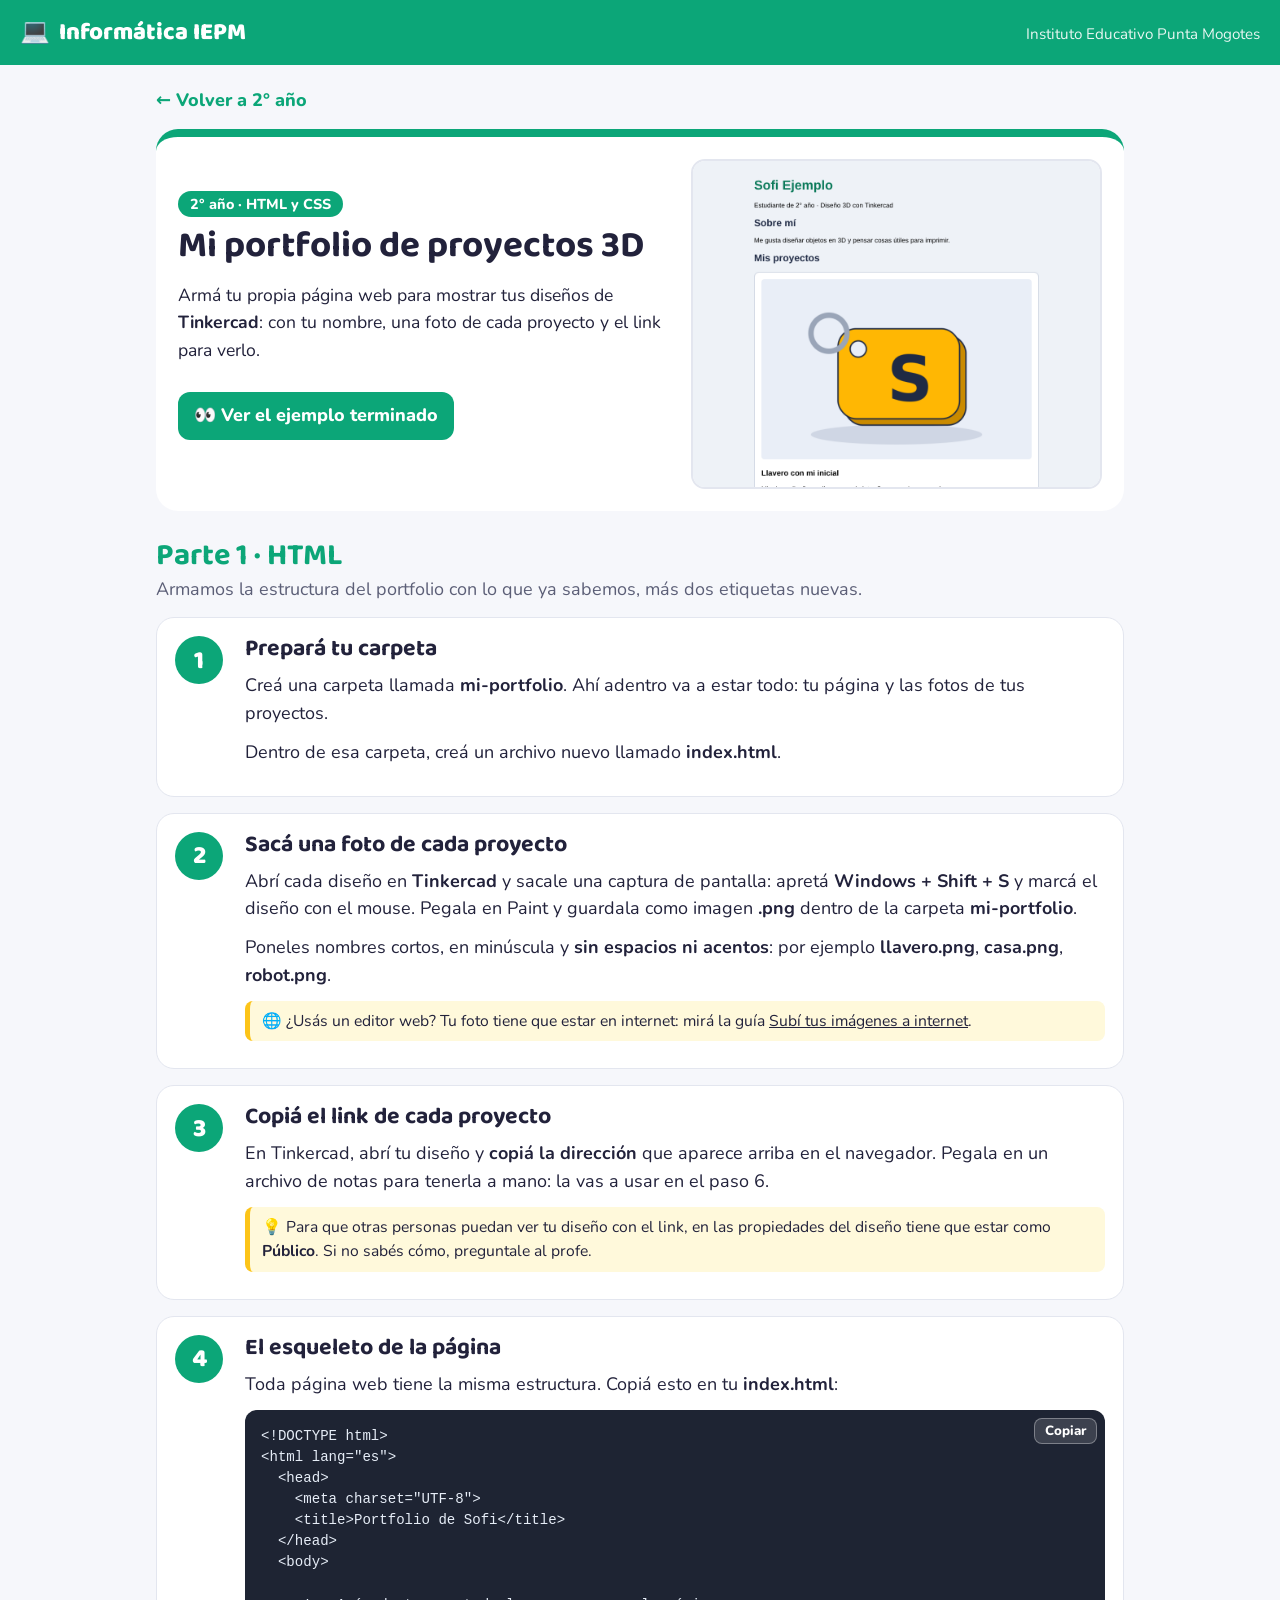
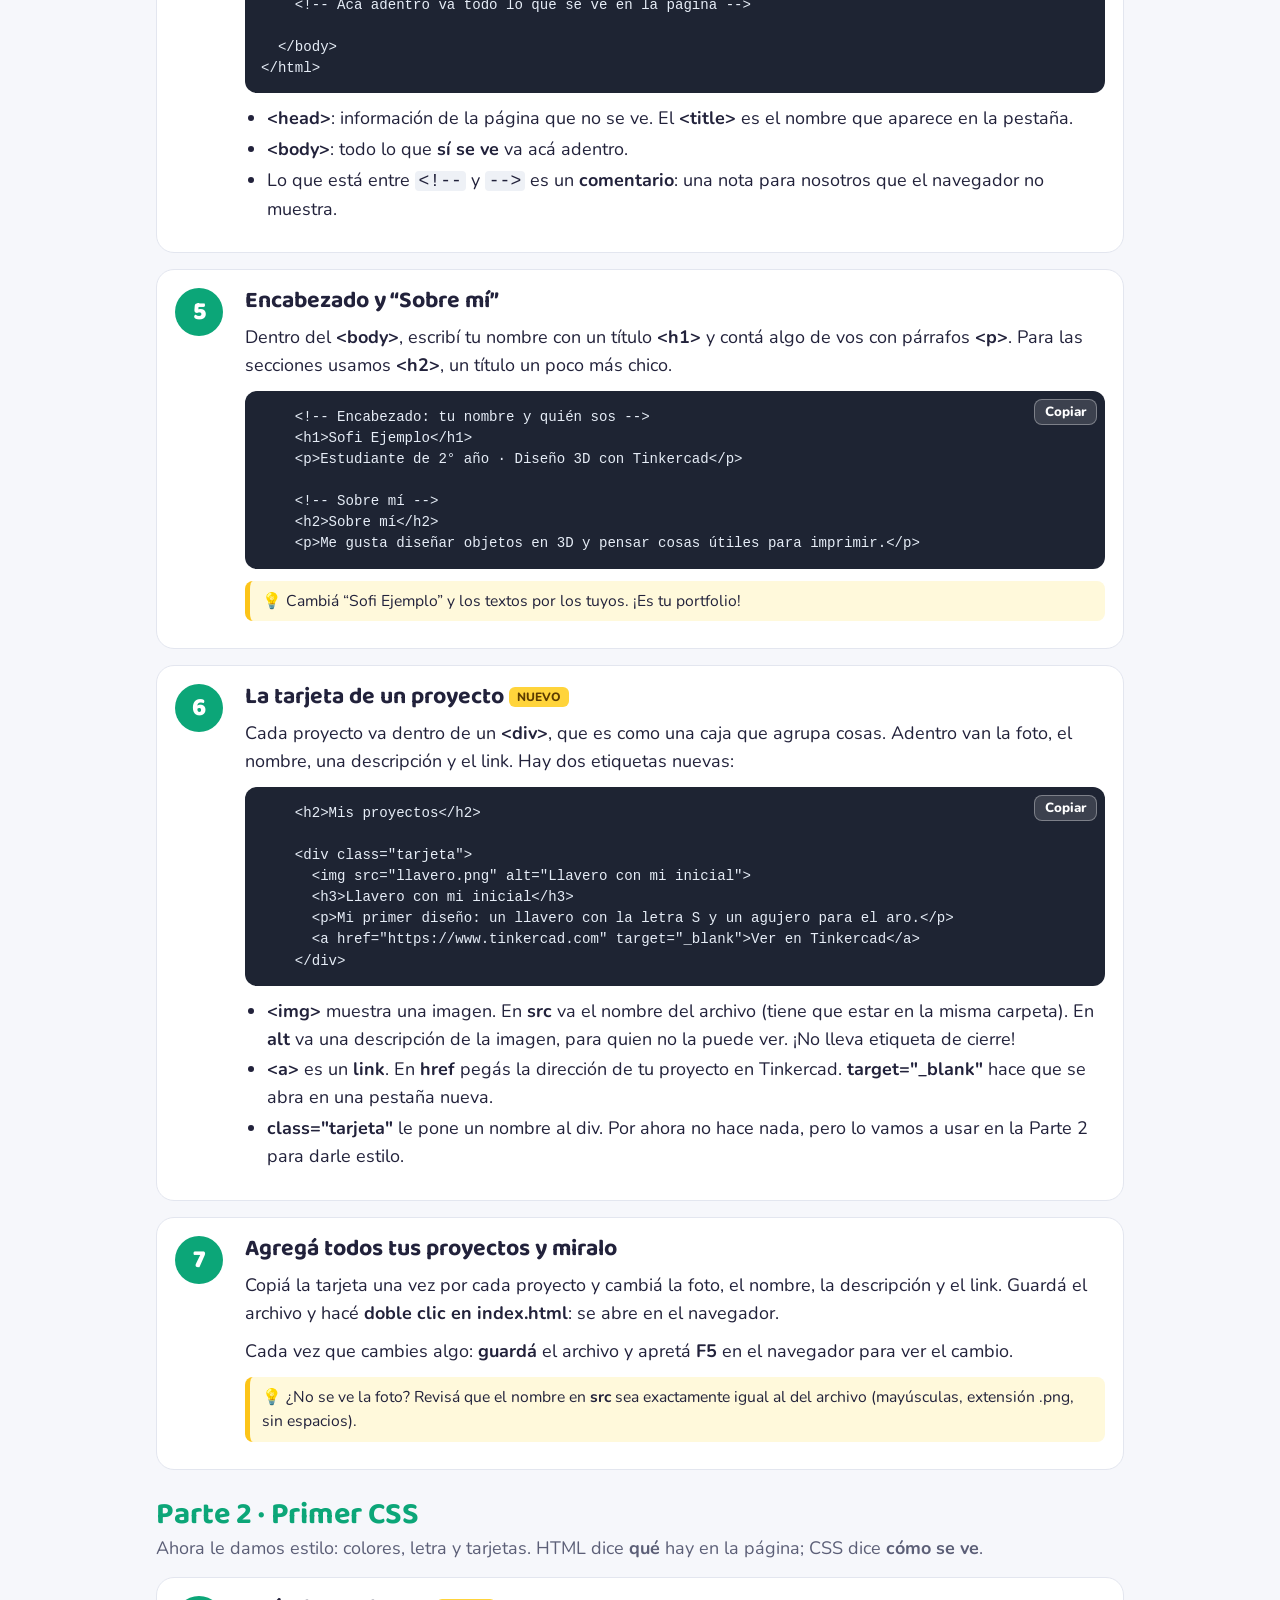
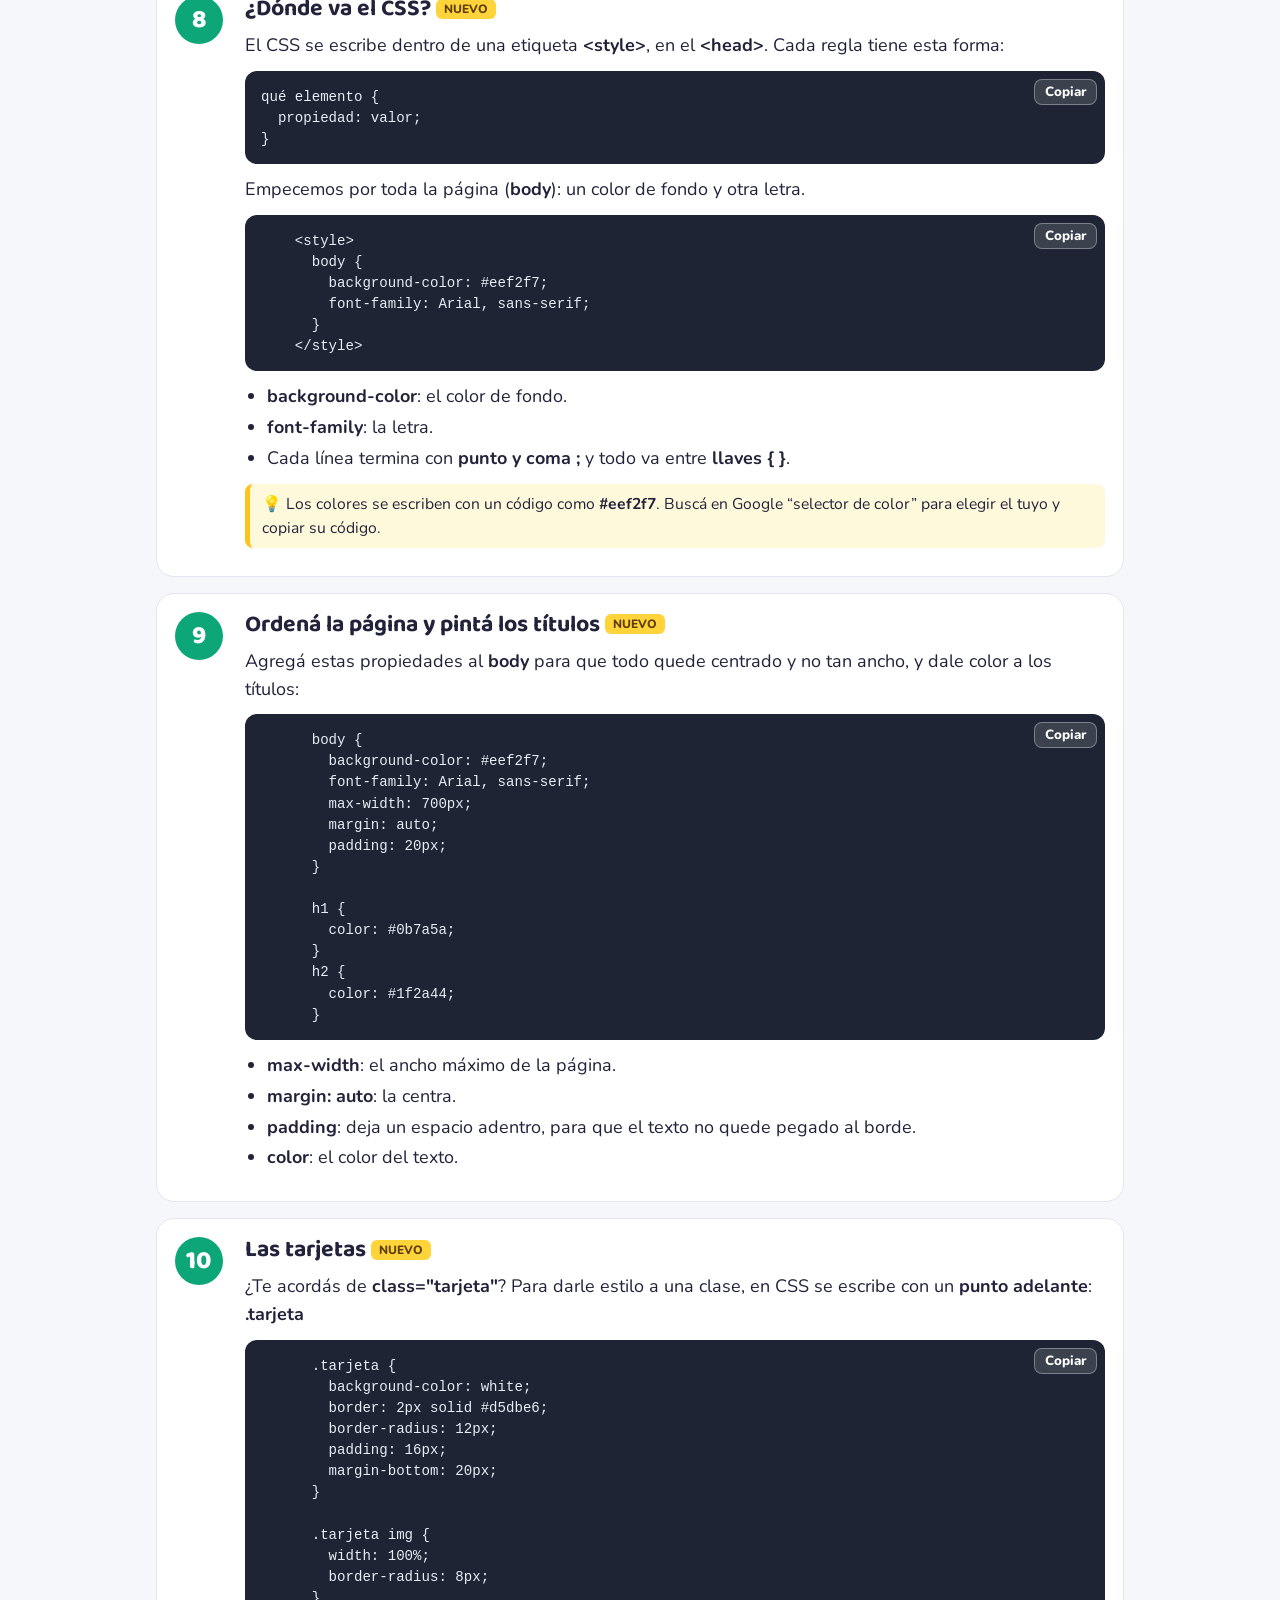
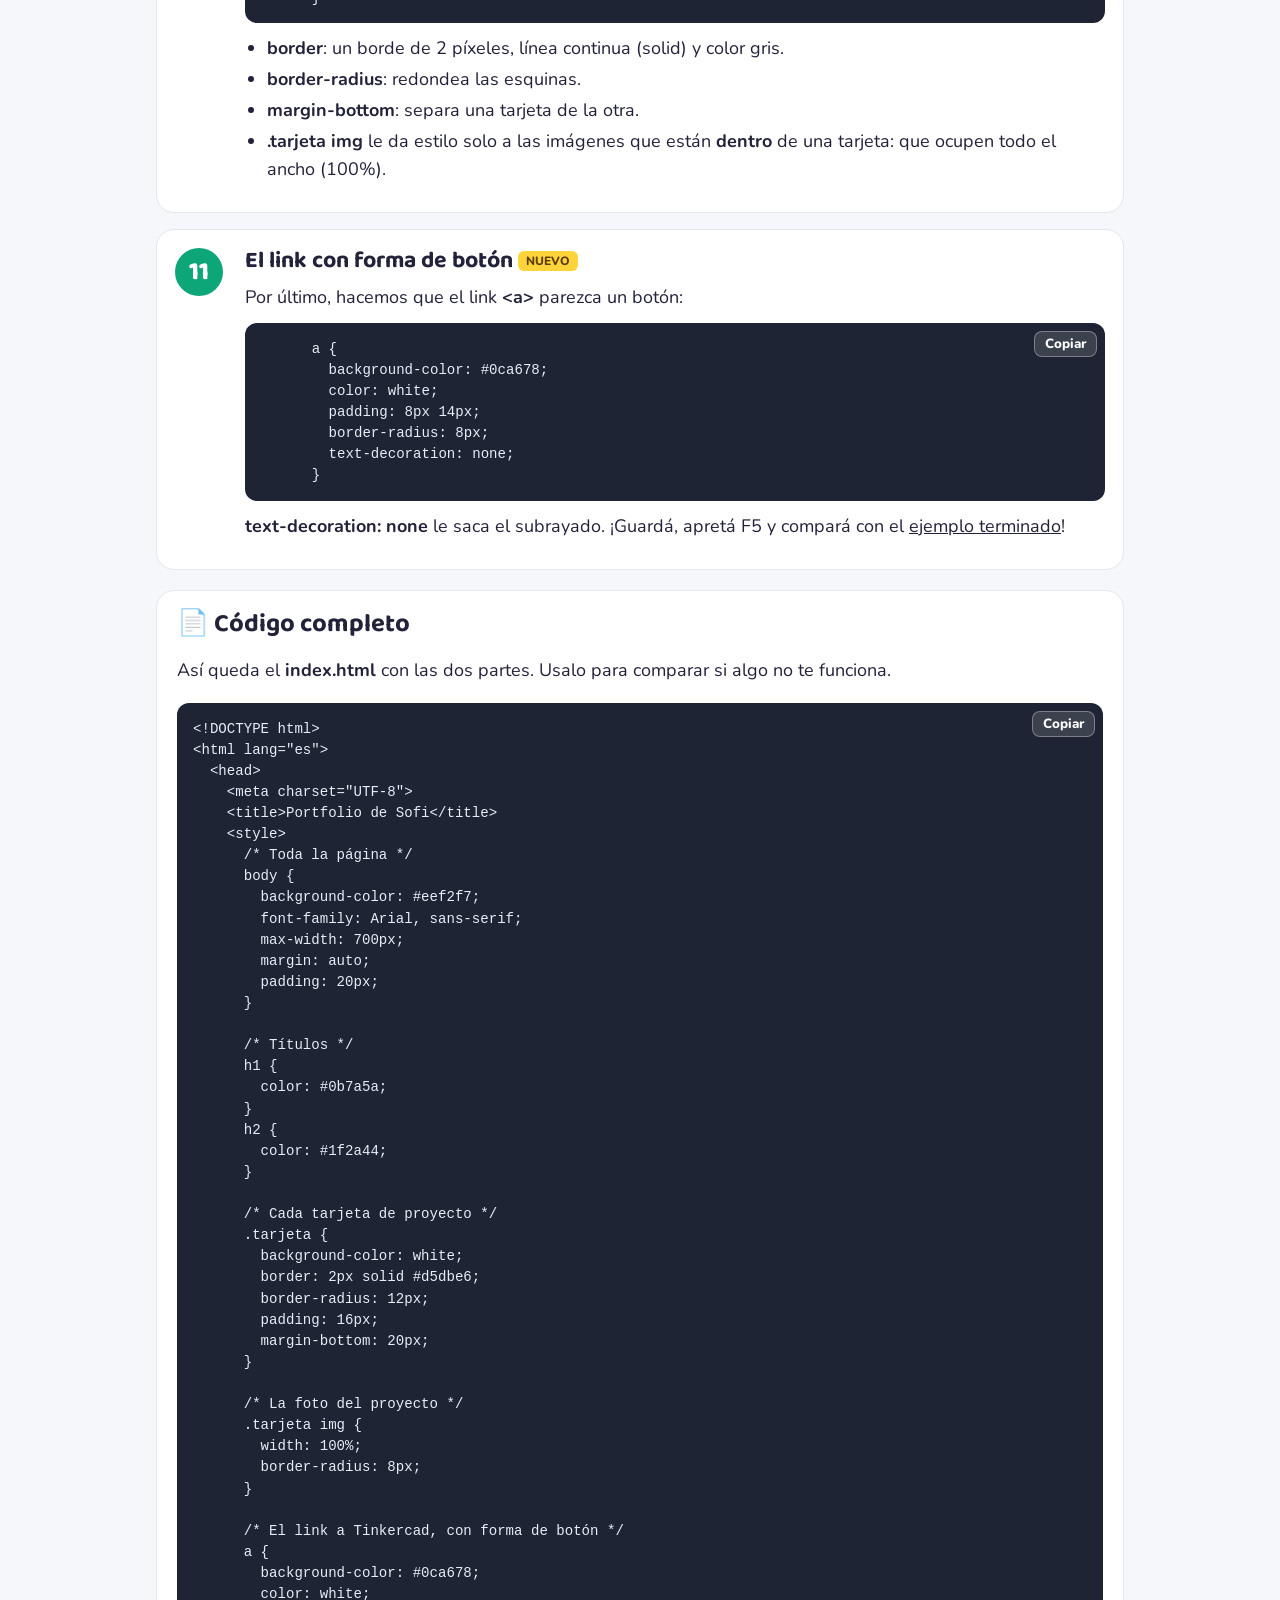
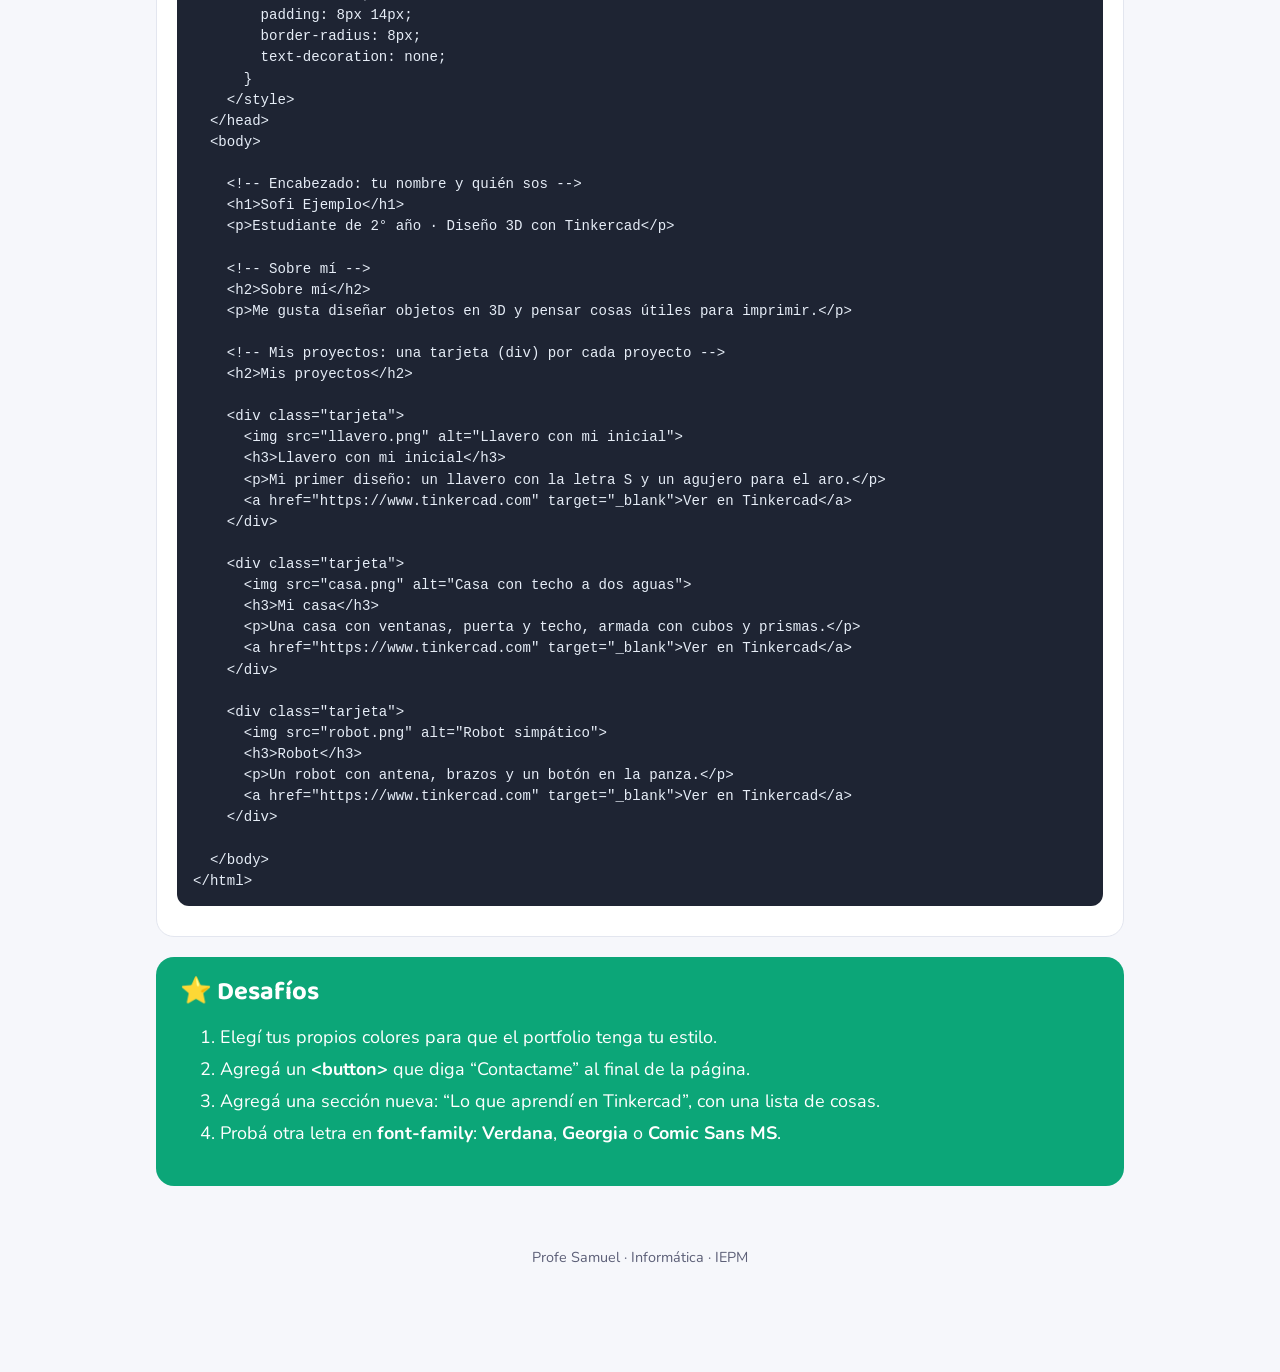
<file: portfolio-tinkercad.html>
<!doctype html>
<html lang="es">
<head>
<meta charset="utf-8">
<meta name="viewport" content="width=device-width, initial-scale=1">
<title>Mi portfolio de proyectos 3D · 2° año · Informática IEPM</title>
<link rel="preconnect" href="https://fonts.googleapis.com">
<link href="https://fonts.googleapis.com/css2?family=Baloo+2:wght@500;700;800&family=Nunito:wght@400;600;800&display=swap" rel="stylesheet">
<link rel="stylesheet" href="style.css">
</head>
<body style="--c:#0ca678">
<header class="top">
  <a class="marca" href="index.html"><span class="logo">💻</span> Informática IEPM</a>
  <span class="sub">Instituto Educativo Punta Mogotes</span>
</header>
<main>
<a class="volver" href="anio-2.html">← Volver a 2° año</a>
<div class="hero">
  <div>
    <p class="etiqueta">2° año · HTML y CSS</p>
    <h1>Mi portfolio de proyectos 3D</h1>
    <p class="intro">Armá tu propia página web para mostrar tus diseños de <b>Tinkercad</b>: con tu nombre, una foto de cada proyecto y el link para verlo.</p>
    <p><a class="boton" href="ejemplo-portfolio.html" target="_blank">👀 Ver el ejemplo terminado</a></p>
  </div>
  <img src="ej-portfolio.png" alt="Vista del portfolio de ejemplo">
</div>
<h2 class="parte">Parte 1 · HTML</h2><p class="parte-sub">Armamos la estructura del portfolio con lo que ya sabemos, más dos etiquetas nuevas.</p>
<div class="pasos"><section class="paso">
  <div class="num">1</div>
  <div class="cuerpo">
    <h3>Prepará tu carpeta </h3>
    <p>Creá una carpeta llamada <b>mi-portfolio</b>. Ahí adentro va a estar todo: tu página y las fotos de tus proyectos.</p><p>Dentro de esa carpeta, creá un archivo nuevo llamado <b>index.html</b>.</p>
    
    <div class="figs"></div>
  </div>
</section><section class="paso">
  <div class="num">2</div>
  <div class="cuerpo">
    <h3>Sacá una foto de cada proyecto </h3>
    <p>Abrí cada diseño en <b>Tinkercad</b> y sacale una captura de pantalla: apretá <b>Windows + Shift + S</b> y marcá el diseño con el mouse. Pegala en Paint y guardala como imagen <b>.png</b> dentro de la carpeta <b>mi-portfolio</b>.</p><p>Poneles nombres cortos, en minúscula y <b>sin espacios ni acentos</b>: por ejemplo <b>llavero.png</b>, <b>casa.png</b>, <b>robot.png</b>.</p><p class="tip">🌐 ¿Usás un editor web? Tu foto tiene que estar en internet: mirá la guía <a href="imagenes-online.html">Subí tus imágenes a internet</a>.</p>
    
    <div class="figs"></div>
  </div>
</section><section class="paso">
  <div class="num">3</div>
  <div class="cuerpo">
    <h3>Copiá el link de cada proyecto </h3>
    <p>En Tinkercad, abrí tu diseño y <b>copiá la dirección</b> que aparece arriba en el navegador. Pegala en un archivo de notas para tenerla a mano: la vas a usar en el paso 6.</p>
    <p class="tip">💡 Para que otras personas puedan ver tu diseño con el link, en las propiedades del diseño tiene que estar como <b>Público</b>. Si no sabés cómo, preguntale al profe.</p>
    <div class="figs"></div>
  </div>
</section><section class="paso">
  <div class="num">4</div>
  <div class="cuerpo">
    <h3>El esqueleto de la página </h3>
    <p>Toda página web tiene la misma estructura. Copiá esto en tu <b>index.html</b>:</p><div class="code"><button class="copiar" type="button">Copiar</button><pre><code>&lt;!DOCTYPE html&gt;
&lt;html lang=&quot;es&quot;&gt;
  &lt;head&gt;
    &lt;meta charset=&quot;UTF-8&quot;&gt;
    &lt;title&gt;Portfolio de Sofi&lt;/title&gt;
  &lt;/head&gt;
  &lt;body&gt;

    &lt;!-- Acá adentro va todo lo que se ve en la página --&gt;

  &lt;/body&gt;
&lt;/html&gt;</code></pre></div><ul><li><b>&lt;head&gt;</b>: información de la página que no se ve. El <b>&lt;title&gt;</b> es el nombre que aparece en la pestaña.</li><li><b>&lt;body&gt;</b>: todo lo que <b>sí se ve</b> va acá adentro.</li><li>Lo que está entre <code>&lt;!--</code> y <code>--&gt;</code> es un <b>comentario</b>: una nota para nosotros que el navegador no muestra.</li></ul>
    
    <div class="figs"></div>
  </div>
</section><section class="paso">
  <div class="num">5</div>
  <div class="cuerpo">
    <h3>Encabezado y “Sobre mí” </h3>
    <p>Dentro del <b>&lt;body&gt;</b>, escribí tu nombre con un título <b>&lt;h1&gt;</b> y contá algo de vos con párrafos <b>&lt;p&gt;</b>. Para las secciones usamos <b>&lt;h2&gt;</b>, un título un poco más chico.</p><div class="code"><button class="copiar" type="button">Copiar</button><pre><code>    &lt;!-- Encabezado: tu nombre y quién sos --&gt;
    &lt;h1&gt;Sofi Ejemplo&lt;/h1&gt;
    &lt;p&gt;Estudiante de 2° año · Diseño 3D con Tinkercad&lt;/p&gt;

    &lt;!-- Sobre mí --&gt;
    &lt;h2&gt;Sobre mí&lt;/h2&gt;
    &lt;p&gt;Me gusta diseñar objetos en 3D y pensar cosas útiles para imprimir.&lt;/p&gt;</code></pre></div>
    <p class="tip">💡 Cambiá “Sofi Ejemplo” y los textos por los tuyos. ¡Es tu portfolio!</p>
    <div class="figs"></div>
  </div>
</section><section class="paso">
  <div class="num">6</div>
  <div class="cuerpo">
    <h3>La tarjeta de un proyecto <span class="nuevo">NUEVO</span></h3>
    <p>Cada proyecto va dentro de un <b>&lt;div&gt;</b>, que es como una caja que agrupa cosas. Adentro van la foto, el nombre, una descripción y el link. Hay dos etiquetas nuevas:</p><div class="code"><button class="copiar" type="button">Copiar</button><pre><code>    &lt;h2&gt;Mis proyectos&lt;/h2&gt;

    &lt;div class=&quot;tarjeta&quot;&gt;
      &lt;img src=&quot;llavero.png&quot; alt=&quot;Llavero con mi inicial&quot;&gt;
      &lt;h3&gt;Llavero con mi inicial&lt;/h3&gt;
      &lt;p&gt;Mi primer diseño: un llavero con la letra S y un agujero para el aro.&lt;/p&gt;
      &lt;a href=&quot;https://www.tinkercad.com&quot; target=&quot;_blank&quot;&gt;Ver en Tinkercad&lt;/a&gt;
    &lt;/div&gt;</code></pre></div><ul><li><b>&lt;img&gt;</b> muestra una imagen. En <b>src</b> va el nombre del archivo (tiene que estar en la misma carpeta). En <b>alt</b> va una descripción de la imagen, para quien no la puede ver. ¡No lleva etiqueta de cierre!</li><li><b>&lt;a&gt;</b> es un <b>link</b>. En <b>href</b> pegás la dirección de tu proyecto en Tinkercad. <b>target="_blank"</b> hace que se abra en una pestaña nueva.</li><li><b>class="tarjeta"</b> le pone un nombre al div. Por ahora no hace nada, pero lo vamos a usar en la Parte 2 para darle estilo.</li></ul>
    
    <div class="figs"></div>
  </div>
</section><section class="paso">
  <div class="num">7</div>
  <div class="cuerpo">
    <h3>Agregá todos tus proyectos y miralo </h3>
    <p>Copiá la tarjeta una vez por cada proyecto y cambiá la foto, el nombre, la descripción y el link. Guardá el archivo y hacé <b>doble clic en index.html</b>: se abre en el navegador.</p><p>Cada vez que cambies algo: <b>guardá</b> el archivo y apretá <b>F5</b> en el navegador para ver el cambio.</p>
    <p class="tip">💡 ¿No se ve la foto? Revisá que el nombre en <b>src</b> sea exactamente igual al del archivo (mayúsculas, extensión .png, sin espacios).</p>
    <div class="figs"></div>
  </div>
</section></div>
<h2 class="parte">Parte 2 · Primer CSS</h2><p class="parte-sub">Ahora le damos estilo: colores, letra y tarjetas. HTML dice <b>qué</b> hay en la página; CSS dice <b>cómo se ve</b>.</p>
<div class="pasos"><section class="paso">
  <div class="num">8</div>
  <div class="cuerpo">
    <h3>¿Dónde va el CSS? <span class="nuevo">NUEVO</span></h3>
    <p>El CSS se escribe dentro de una etiqueta <b>&lt;style&gt;</b>, en el <b>&lt;head&gt;</b>. Cada regla tiene esta forma:</p><div class="code"><button class="copiar" type="button">Copiar</button><pre><code>qué elemento {
  propiedad: valor;
}</code></pre></div><p>Empecemos por toda la página (<b>body</b>): un color de fondo y otra letra.</p><div class="code"><button class="copiar" type="button">Copiar</button><pre><code>    &lt;style&gt;
      body {
        background-color: #eef2f7;
        font-family: Arial, sans-serif;
      }
    &lt;/style&gt;</code></pre></div><ul><li><b>background-color</b>: el color de fondo.</li><li><b>font-family</b>: la letra.</li><li>Cada línea termina con <b>punto y coma ;</b> y todo va entre <b>llaves { }</b>.</li></ul>
    <p class="tip">💡 Los colores se escriben con un código como <b>#eef2f7</b>. Buscá en Google “selector de color” para elegir el tuyo y copiar su código.</p>
    <div class="figs"></div>
  </div>
</section><section class="paso">
  <div class="num">9</div>
  <div class="cuerpo">
    <h3>Ordená la página y pintá los títulos <span class="nuevo">NUEVO</span></h3>
    <p>Agregá estas propiedades al <b>body</b> para que todo quede centrado y no tan ancho, y dale color a los títulos:</p><div class="code"><button class="copiar" type="button">Copiar</button><pre><code>      body {
        background-color: #eef2f7;
        font-family: Arial, sans-serif;
        max-width: 700px;
        margin: auto;
        padding: 20px;
      }

      h1 {
        color: #0b7a5a;
      }
      h2 {
        color: #1f2a44;
      }</code></pre></div><ul><li><b>max-width</b>: el ancho máximo de la página.</li><li><b>margin: auto</b>: la centra.</li><li><b>padding</b>: deja un espacio adentro, para que el texto no quede pegado al borde.</li><li><b>color</b>: el color del texto.</li></ul>
    
    <div class="figs"></div>
  </div>
</section><section class="paso">
  <div class="num">10</div>
  <div class="cuerpo">
    <h3>Las tarjetas <span class="nuevo">NUEVO</span></h3>
    <p>¿Te acordás de <b>class="tarjeta"</b>? Para darle estilo a una clase, en CSS se escribe con un <b>punto adelante</b>: <b>.tarjeta</b></p><div class="code"><button class="copiar" type="button">Copiar</button><pre><code>      .tarjeta {
        background-color: white;
        border: 2px solid #d5dbe6;
        border-radius: 12px;
        padding: 16px;
        margin-bottom: 20px;
      }

      .tarjeta img {
        width: 100%;
        border-radius: 8px;
      }</code></pre></div><ul><li><b>border</b>: un borde de 2 píxeles, línea continua (solid) y color gris.</li><li><b>border-radius</b>: redondea las esquinas.</li><li><b>margin-bottom</b>: separa una tarjeta de la otra.</li><li><b>.tarjeta img</b> le da estilo solo a las imágenes que están <b>dentro</b> de una tarjeta: que ocupen todo el ancho (100%).</li></ul>
    
    <div class="figs"></div>
  </div>
</section><section class="paso">
  <div class="num">11</div>
  <div class="cuerpo">
    <h3>El link con forma de botón <span class="nuevo">NUEVO</span></h3>
    <p>Por último, hacemos que el link <b>&lt;a&gt;</b> parezca un botón:</p><div class="code"><button class="copiar" type="button">Copiar</button><pre><code>      a {
        background-color: #0ca678;
        color: white;
        padding: 8px 14px;
        border-radius: 8px;
        text-decoration: none;
      }</code></pre></div><p><b>text-decoration: none</b> le saca el subrayado. ¡Guardá, apretá F5 y compará con el <a href="ejemplo-portfolio.html" target="_blank">ejemplo terminado</a>!</p>
    
    <div class="figs"></div>
  </div>
</section></div>
<section class="completo"><h2>📄 Código completo</h2><p>Así queda el <b>index.html</b> con las dos partes. Usalo para comparar si algo no te funciona.</p><div class="code"><button class="copiar" type="button">Copiar</button><pre><code>&lt;!DOCTYPE html&gt;
&lt;html lang=&quot;es&quot;&gt;
  &lt;head&gt;
    &lt;meta charset=&quot;UTF-8&quot;&gt;
    &lt;title&gt;Portfolio de Sofi&lt;/title&gt;
    &lt;style&gt;
      /* Toda la página */
      body {
        background-color: #eef2f7;
        font-family: Arial, sans-serif;
        max-width: 700px;
        margin: auto;
        padding: 20px;
      }

      /* Títulos */
      h1 {
        color: #0b7a5a;
      }
      h2 {
        color: #1f2a44;
      }

      /* Cada tarjeta de proyecto */
      .tarjeta {
        background-color: white;
        border: 2px solid #d5dbe6;
        border-radius: 12px;
        padding: 16px;
        margin-bottom: 20px;
      }

      /* La foto del proyecto */
      .tarjeta img {
        width: 100%;
        border-radius: 8px;
      }

      /* El link a Tinkercad, con forma de botón */
      a {
        background-color: #0ca678;
        color: white;
        padding: 8px 14px;
        border-radius: 8px;
        text-decoration: none;
      }
    &lt;/style&gt;
  &lt;/head&gt;
  &lt;body&gt;

    &lt;!-- Encabezado: tu nombre y quién sos --&gt;
    &lt;h1&gt;Sofi Ejemplo&lt;/h1&gt;
    &lt;p&gt;Estudiante de 2° año · Diseño 3D con Tinkercad&lt;/p&gt;

    &lt;!-- Sobre mí --&gt;
    &lt;h2&gt;Sobre mí&lt;/h2&gt;
    &lt;p&gt;Me gusta diseñar objetos en 3D y pensar cosas útiles para imprimir.&lt;/p&gt;

    &lt;!-- Mis proyectos: una tarjeta (div) por cada proyecto --&gt;
    &lt;h2&gt;Mis proyectos&lt;/h2&gt;

    &lt;div class=&quot;tarjeta&quot;&gt;
      &lt;img src=&quot;llavero.png&quot; alt=&quot;Llavero con mi inicial&quot;&gt;
      &lt;h3&gt;Llavero con mi inicial&lt;/h3&gt;
      &lt;p&gt;Mi primer diseño: un llavero con la letra S y un agujero para el aro.&lt;/p&gt;
      &lt;a href=&quot;https://www.tinkercad.com&quot; target=&quot;_blank&quot;&gt;Ver en Tinkercad&lt;/a&gt;
    &lt;/div&gt;

    &lt;div class=&quot;tarjeta&quot;&gt;
      &lt;img src=&quot;casa.png&quot; alt=&quot;Casa con techo a dos aguas&quot;&gt;
      &lt;h3&gt;Mi casa&lt;/h3&gt;
      &lt;p&gt;Una casa con ventanas, puerta y techo, armada con cubos y prismas.&lt;/p&gt;
      &lt;a href=&quot;https://www.tinkercad.com&quot; target=&quot;_blank&quot;&gt;Ver en Tinkercad&lt;/a&gt;
    &lt;/div&gt;

    &lt;div class=&quot;tarjeta&quot;&gt;
      &lt;img src=&quot;robot.png&quot; alt=&quot;Robot simpático&quot;&gt;
      &lt;h3&gt;Robot&lt;/h3&gt;
      &lt;p&gt;Un robot con antena, brazos y un botón en la panza.&lt;/p&gt;
      &lt;a href=&quot;https://www.tinkercad.com&quot; target=&quot;_blank&quot;&gt;Ver en Tinkercad&lt;/a&gt;
    &lt;/div&gt;

  &lt;/body&gt;
&lt;/html&gt;</code></pre></div></section>
<section class="desafio"><h3>⭐ Desafíos</h3><ol><li>Elegí tus propios colores para que el portfolio tenga tu estilo.</li><li>Agregá un <b>&lt;button&gt;</b> que diga “Contactame” al final de la página.</li><li>Agregá una sección nueva: “Lo que aprendí en Tinkercad”, con una lista de cosas.</li><li>Probá otra letra en <b>font-family</b>: <b>Verdana</b>, <b>Georgia</b> o <b>Comic Sans MS</b>.</li></ol></section>
<script>
document.querySelectorAll('.copiar').forEach(function (b) {
  b.addEventListener('click', function () {
    var t = b.parentNode.querySelector('code').innerText;
    navigator.clipboard.writeText(t).then(function () { b.textContent = '¡Copiado!'; setTimeout(function () { b.textContent = 'Copiar'; }, 1500); });
  });
});
</script>
</main>
<footer>Profe Samuel · Informática · IEPM</footer>
</body>
</html>
</file>
<file: style.css>
*{box-sizing:border-box}
:root{--ink:#22223b;--muted:#5c5f77;--bg:#f6f7fb;--card:#fff;--line:#e3e6ef}
body{margin:0;font-family:Nunito,system-ui,sans-serif;color:var(--ink);background:var(--bg);font-size:18px;line-height:1.55}
h1,h2,h3{font-family:'Baloo 2',Nunito,sans-serif;line-height:1.15;margin:0 0 .4em}
a{color:inherit}
.top{background:var(--c,#4c6ef5);color:#fff;padding:14px 20px;display:flex;flex-wrap:wrap;gap:4px 16px;align-items:baseline;justify-content:space-between}
.marca{font-family:'Baloo 2';font-weight:800;font-size:1.5rem;text-decoration:none}
.logo{margin-right:4px}.sub{opacity:.9;font-size:.95rem}
main{max-width:1000px;margin:0 auto;padding:22px 16px 40px}
footer{text-align:center;color:var(--muted);font-size:.9rem;padding:20px}
.volver{display:inline-block;margin-bottom:14px;text-decoration:none;font-weight:800;color:var(--c)}
.bienvenida{text-align:center;margin:10px 0 24px}.bienvenida h1{font-size:2.6rem}
.grados{display:grid;grid-template-columns:repeat(3,1fr);gap:16px}
@media(max-width:700px){.grados{grid-template-columns:repeat(2,1fr)}}
.card{background:var(--c);color:#fff;text-decoration:none;border-radius:22px;padding:22px 12px;text-align:center;display:flex;flex-direction:column;align-items:center;box-shadow:0 6px 0 rgba(0,0,0,.18);transition:transform .15s}
.card:hover{transform:translateY(-4px)}
.card .emoji{font-size:2.4rem}.card .g{font-family:'Baloo 2';font-weight:800;font-size:3rem;line-height:1}.card .s{font-weight:700;opacity:.95}
.tit-grado{font-size:2.6rem;color:var(--c)}
.acts{display:grid;gap:14px}
.act{display:flex;flex-direction:column;gap:2px;background:var(--card);border:3px solid var(--c);border-radius:18px;padding:18px 20px;text-decoration:none}
.act b{font-family:'Baloo 2';font-size:1.5rem}.act .fecha{color:var(--muted);font-size:.9rem;font-weight:700}
.act .ir{color:var(--c);font-weight:800;margin-top:6px}
.vacio{background:var(--card);border-radius:16px;padding:20px;border:2px dashed var(--line)}
.hero{display:grid;grid-template-columns:1.2fr 1fr;gap:20px;align-items:center;background:var(--card);border-radius:22px;padding:22px;border-top:8px solid var(--c);margin-bottom:22px}
.hero img{width:100%;border-radius:14px;border:2px solid var(--line)}
@media(max-width:760px){.hero{grid-template-columns:1fr}}
.etiqueta{display:inline-block;background:var(--c);color:#fff;font-weight:800;border-radius:999px;padding:2px 12px;margin:0 0 8px;font-size:.9rem}
.hero h1{font-size:2.3rem}.intro{font-size:1.1rem;margin:0}
.paso{display:grid;grid-template-columns:56px 1fr;gap:14px;background:var(--card);border-radius:18px;padding:18px;margin-bottom:16px;border:1px solid var(--line)}
.num{width:48px;height:48px;border-radius:50%;background:var(--c);color:#fff;font-family:'Baloo 2';font-weight:800;font-size:1.6rem;display:grid;place-items:center}
.paso h3{font-size:1.45rem}.paso p{margin:.3em 0 .6em}
.nuevo{font-family:Nunito;font-size:.75rem;background:#ffd43b;color:#5c3c00;border-radius:6px;padding:2px 8px;vertical-align:middle;font-weight:800}
.tip{background:#fff9db;border-left:5px solid #fcc419;border-radius:8px;padding:8px 12px;font-size:.98rem}
.figs{display:flex;flex-wrap:wrap;gap:14px}
figure{margin:6px 0 0;max-width:100%}
figure img{max-width:100%;height:auto;border-radius:12px;border:2px solid var(--line);background:#f9f9f9;display:block}
figcaption{font-size:.88rem;color:var(--muted);font-weight:700;margin-top:4px}
.desafio{background:var(--c);color:#fff;border-radius:18px;padding:20px 24px}
.desafio h3{font-size:1.6rem}.desafio li{margin:4px 0}
@media(max-width:520px){.paso{grid-template-columns:1fr}.num{width:42px;height:42px}}
.jrrow{display:flex;flex-wrap:wrap;gap:6px;margin:10px 0 12px}
.jrb{background:var(--b);color:#fff;border-radius:12px;min-width:74px;padding:8px 8px 6px;display:flex;flex-direction:column;align-items:center;box-shadow:inset 0 -4px 0 rgba(0,0,0,.18);position:relative}
.jrb:not(:last-child)::after{content:"";position:absolute;right:-9px;top:50%;width:12px;height:16px;margin-top:-8px;background:var(--b);border-radius:0 8px 8px 0;z-index:1}
.jri{font-size:1.8rem;line-height:1.1}.jrl{font-weight:800;font-size:.85rem}
.jrn{background:#fff;color:#222;border-radius:6px;font-weight:800;padding:0 8px;font-size:.9rem;margin:2px 0}
.jrhero{background:#f1f3f9;border-radius:14px;padding:16px;display:flex;justify-content:center}
.desafio .jrrow{margin:8px 0}
.grados.g2{grid-template-columns:repeat(2,1fr);max-width:640px;margin:0 auto}.card .g{font-size:2.4rem}

.parte{font-size:1.9rem;color:var(--c);margin:28px 0 2px}.parte-sub{margin:0 0 14px;color:var(--muted)}
.code{position:relative;margin:10px 0 12px}
.code pre{background:#1e2433;color:#e6edf7;border-radius:12px;padding:16px 16px 14px;overflow-x:auto;font-size:.88rem;line-height:1.5;margin:0}
.code code{font-family:Consolas,'Courier New',monospace;white-space:pre}
.copiar{position:absolute;top:8px;right:8px;background:#ffffff22;color:#fff;border:1px solid #ffffff55;border-radius:8px;padding:3px 10px;font-weight:800;cursor:pointer;font-family:Nunito}
.copiar:hover{background:#ffffff44}
.boton{display:inline-block;background:var(--c);color:#fff;text-decoration:none;font-weight:800;padding:10px 16px;border-radius:12px;margin-top:10px}
.completo{background:var(--card);border-radius:18px;padding:18px 20px;margin:20px 0;border:1px solid var(--line)}
.completo h2{font-size:1.6rem}
.paso ul{margin:.3em 0 .6em;padding-left:1.2em}.paso li{margin:3px 0}
.paso code{font-family:Consolas,monospace;background:#eef1f6;border-radius:4px;padding:0 4px}
.paso .code code,.completo .code code{background:none;padding:0;border-radius:0;color:inherit}

.descargas{display:flex;flex-wrap:wrap;gap:8px;margin:10px 0}
.descarga{background:var(--c);color:#fff;text-decoration:none;font-weight:800;padding:8px 14px;border-radius:12px}
.descarga:hover{filter:brightness(1.1)}
.linkbox{display:flex;flex-direction:column;gap:6px;background:#f4f7fb;border:2px dashed #b7c3d6;border-radius:14px;padding:14px 16px;margin:10px 0}
.lb-tit{font-weight:800;color:var(--muted)}
.lb-url{font-family:Consolas,monospace;background:#1e2433;color:#e6edf7;padding:8px 12px;border-radius:8px;word-break:break-all}
.lb-url i{color:#ffd43b;font-style:normal}
.paso .cuerpo{min-width:0}
</file>
